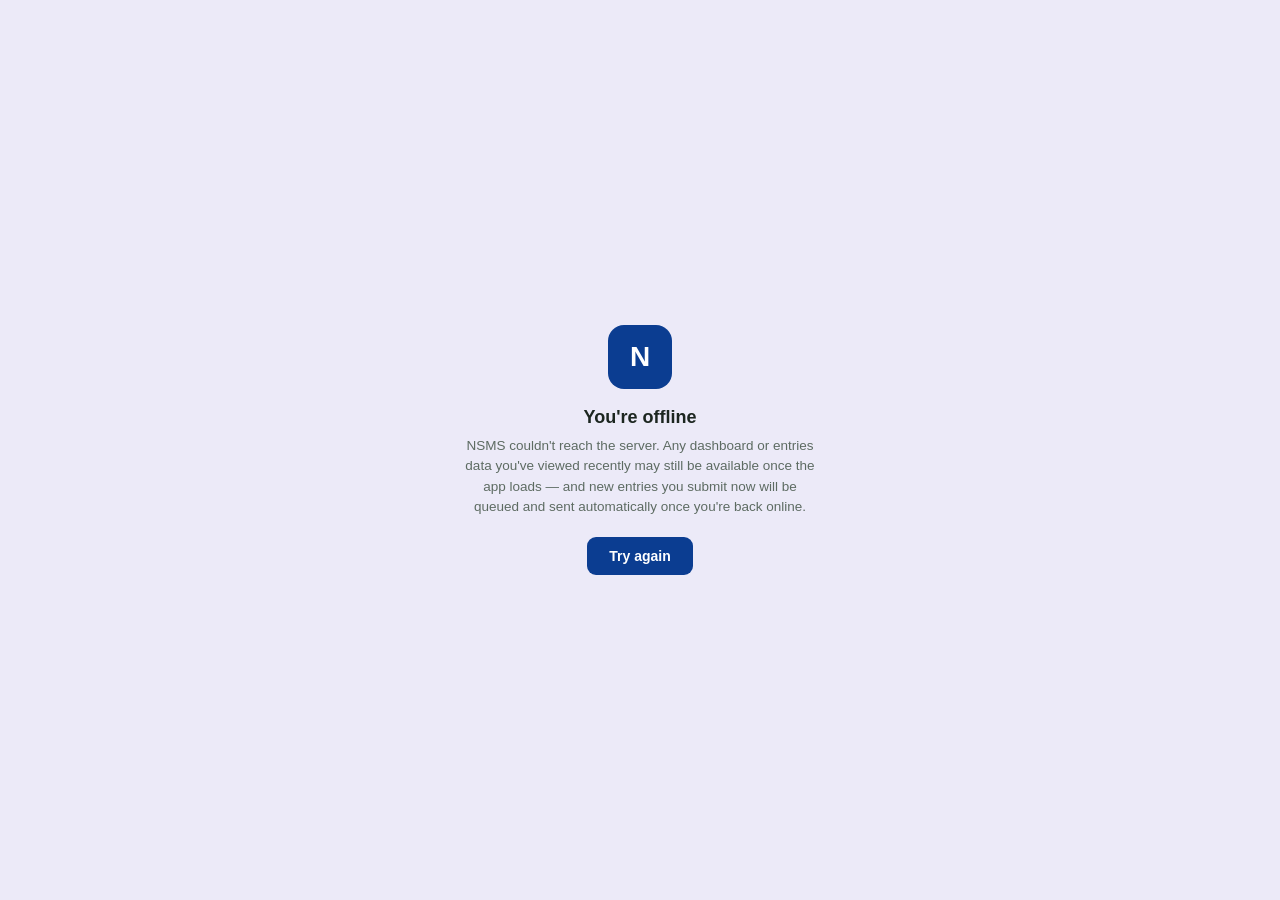
<file: offline.html>
<!DOCTYPE html>
<html lang="en">
<head>
<meta charset="UTF-8">
<meta name="viewport" content="width=device-width, initial-scale=1.0">
<title>NSMS — Offline</title>
<style>
  body{margin:0;min-height:100vh;display:flex;align-items:center;justify-content:center;
       font-family:-apple-system,BlinkMacSystemFont,"Segoe UI",Roboto,sans-serif;
       background:#eceaf8;color:#1c2620;text-align:center;padding:24px;box-sizing:border-box;}
  .card{max-width:360px;}
  .ico{width:64px;height:64px;border-radius:16px;background:#0b3d91;margin:0 auto 18px;
       display:flex;align-items:center;justify-content:center;color:#fff;font-size:28px;font-weight:800;}
  h1{font-size:18px;margin:0 0 8px;}
  p{font-size:13.5px;color:#5d6b62;line-height:1.5;margin:0 0 20px;}
  button{background:#0b3d91;color:#fff;border:none;border-radius:9px;padding:11px 22px;
         font-size:14px;font-weight:700;cursor:pointer;}
  button:hover{background:#082a66;}
</style>
</head>
<body>
  <div class="card">
    <div class="ico">N</div>
    <h1>You're offline</h1>
    <p>NSMS couldn't reach the server. Any dashboard or entries data you've viewed recently may still be
       available once the app loads — and new entries you submit now will be queued and sent automatically
       once you're back online.</p>
    <button onclick="location.reload()">Try again</button>
  </div>
</body>
</html>
</file>
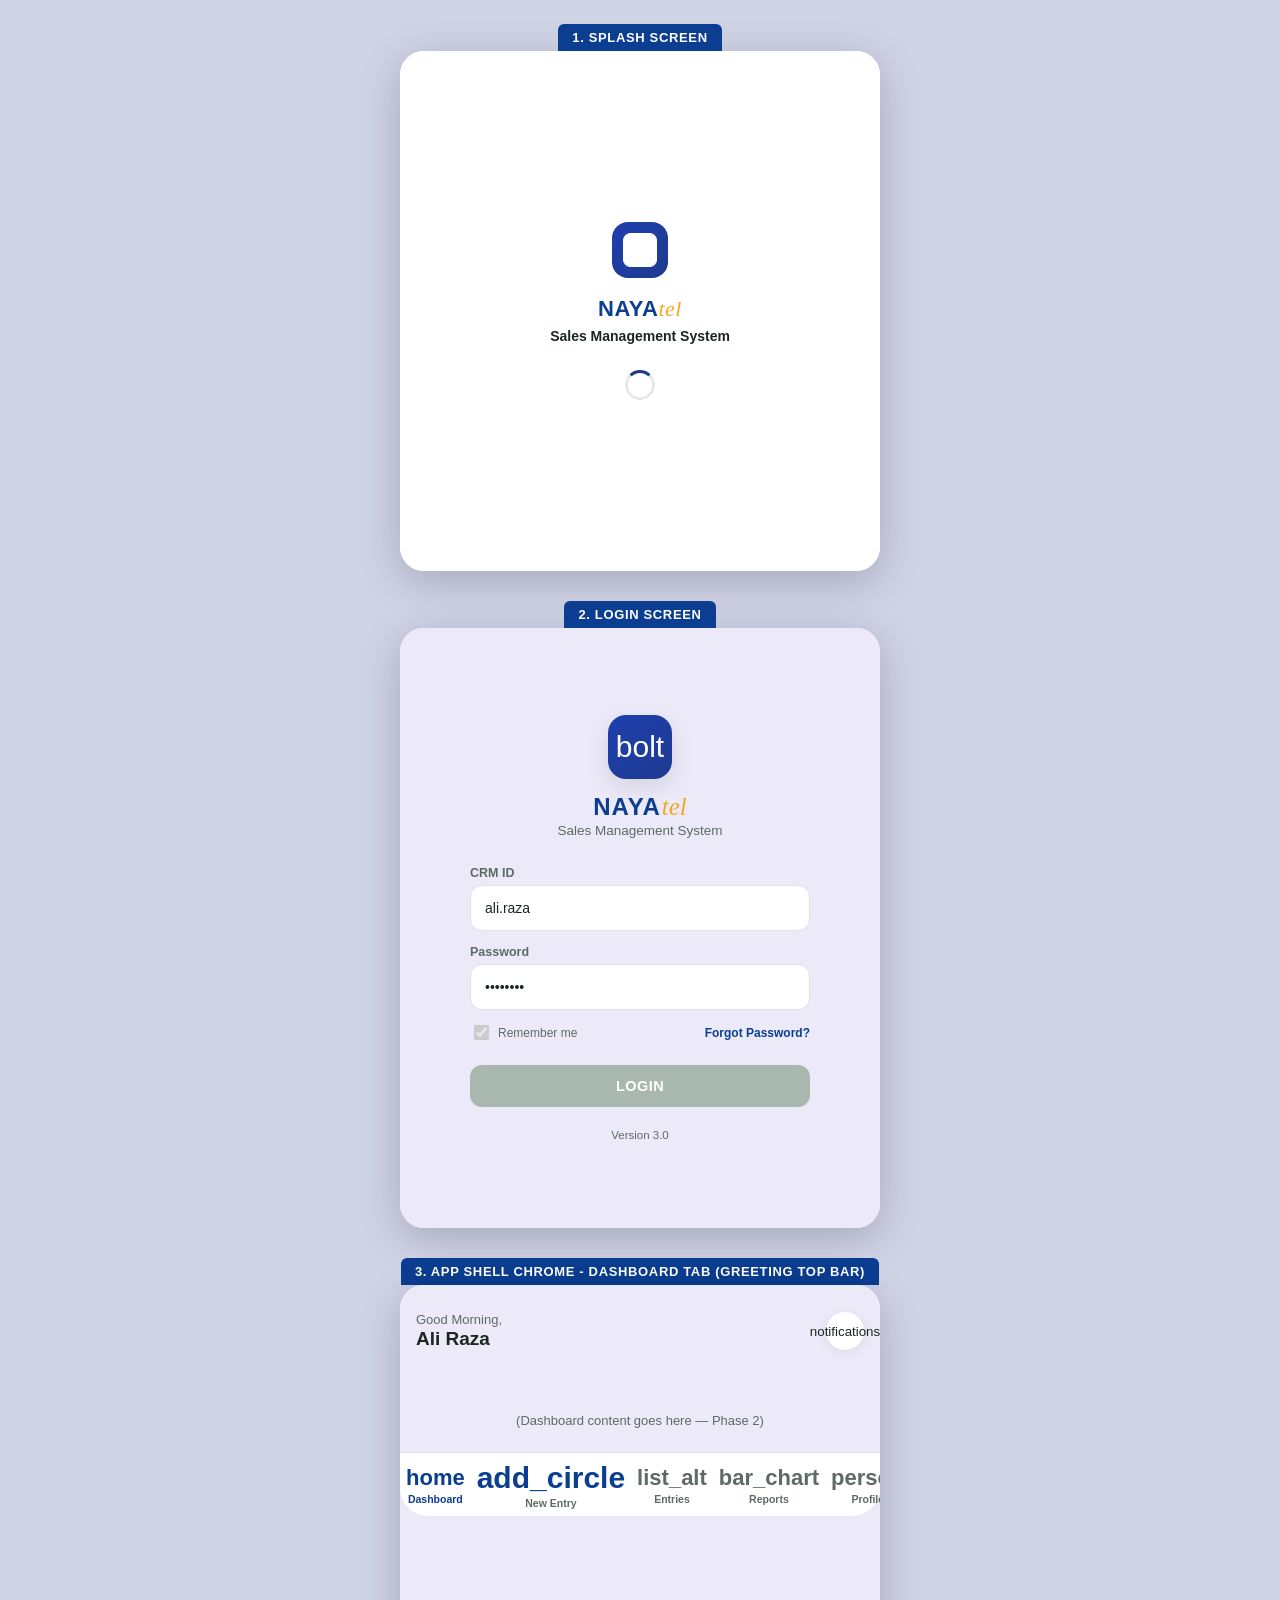
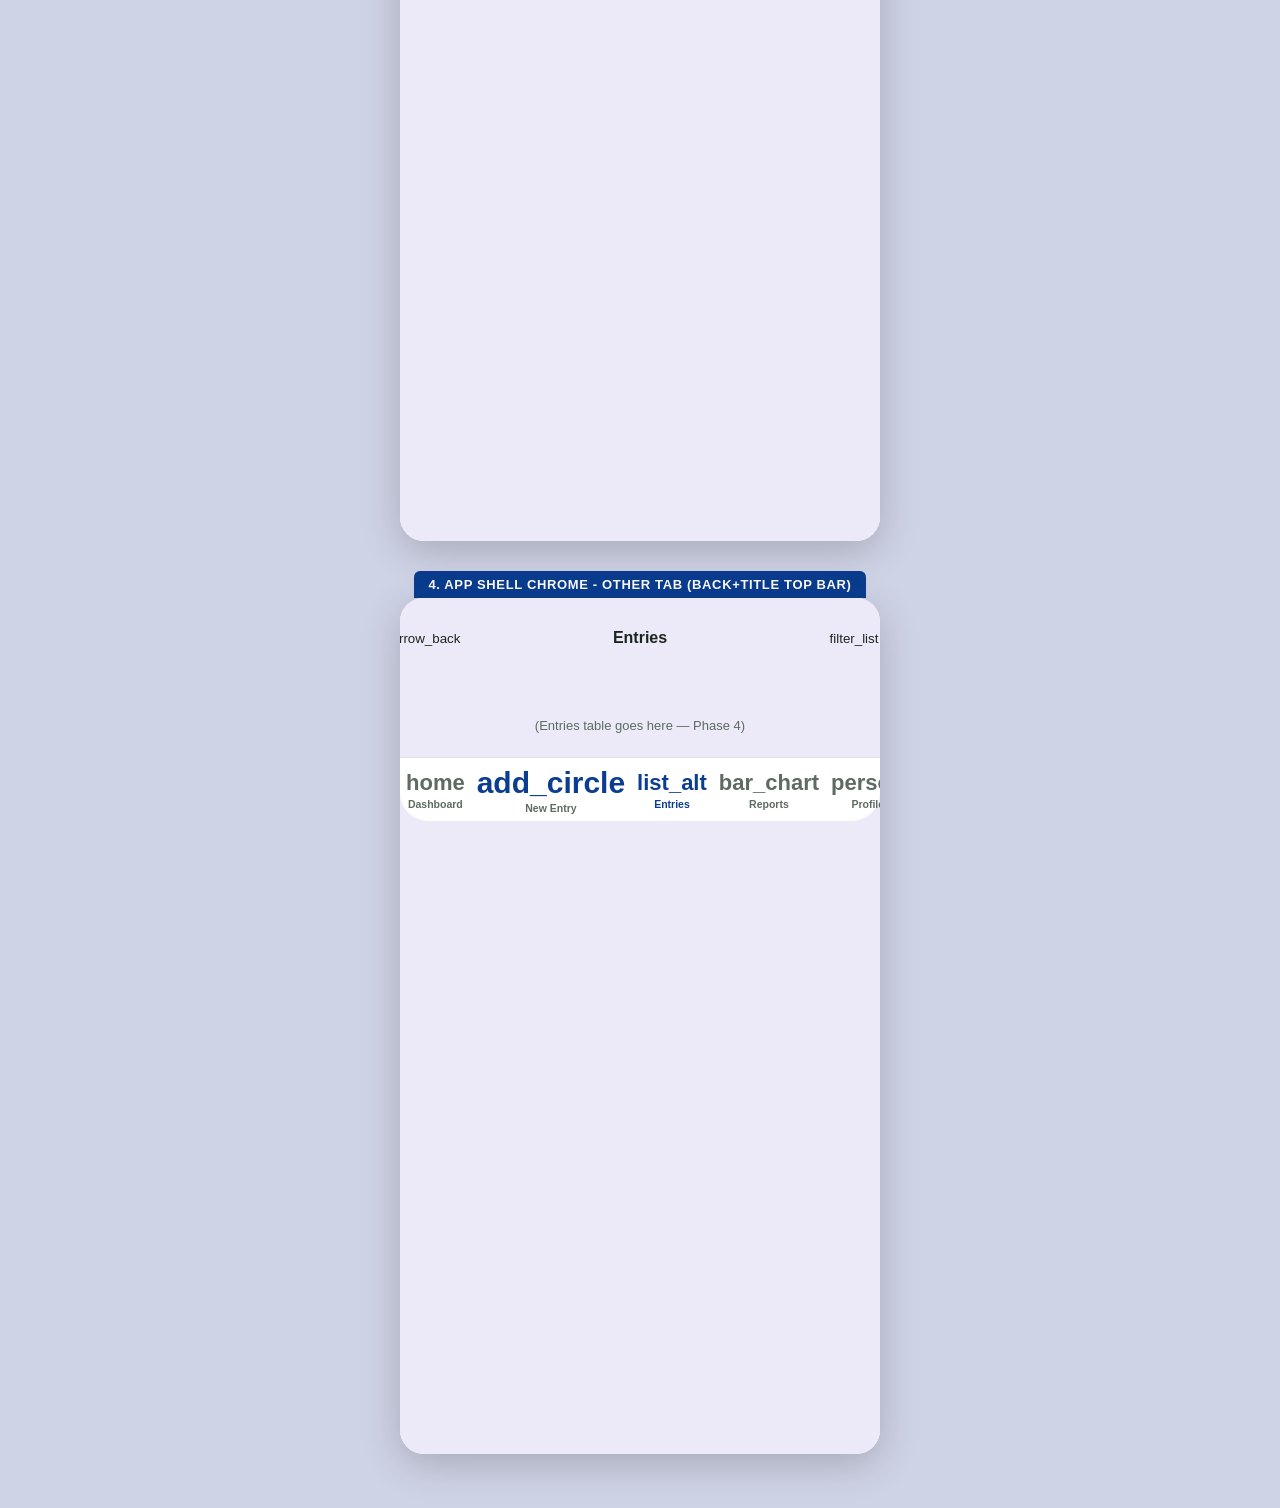
<file: phase1-check.html>
<!DOCTYPE html>
<html lang="en">
<head>
<meta charset="UTF-8">
<meta name="viewport" content="width=device-width, initial-scale=1.0">
<title>Phase 1 Check - Shell / Login / Splash</title>
<style>
/* ============================================================================
   styles/app.css
   Shared design tokens + base styles. Every page stylesheet (dashboard.css,
   login.css, etc.) is written against these CSS variables so dark mode and
   any future re-theming only need to change values here.
   Colors are carried over unchanged from the original Index.html so the
   product doesn't visually shift underneath existing users.
   ============================================================================ */

:root {
  --nb: #0b3d91;      /* Nayatel primary blue */
  --nbk: #082a66;      /* primary blue, hover/active */
  --ng: #0a8a3f;      /* success green */
  --ngk: #066b30;
  --bg: #eceaf8;
  --cb: #ffffff;      /* card background */
  --br: #dde3df;      /* hairline border */
  --tm: #1c2620;      /* main text */
  --ts: #5d6b62;      /* secondary text */
  --dn: #c0392b;      /* danger/duplicate */
  --db: #fdeceb;      /* danger background */
  --rr: 10px;

  --header-grad-top: #1e40af;
  --header-grad-bottom: #1e3a8f;
  --accent-orange: #f5a623;

  /* ---- Mobile redesign tokens (mockup-matched) ---- */
  --page-outer-bg: #e7e9f5;
  --app-max-w: 480px;
  --bottom-nav-h: 64px;
  --topbar-h: 56px;

  --tile-blue-bg: #eaf1ff; --tile-blue-text: #1d4ed8;
  --tile-green-bg: #e8f8ee; --tile-green-text: #16a34a;
  --tile-orange-bg: #fff3e6; --tile-orange-text: #ea8c1f;
  --tile-purple-bg: #f3eefe; --tile-purple-text: #7c3aed;

  --shadow-sm: 0 2px 12px rgba(0, 0, 0, .07);
  --shadow-md: 0 8px 22px rgba(0, 0, 0, .1);
  --radius-card: 14px;
  --radius-pill: 20px;

  --skeleton-base: #eef1f5;
  --skeleton-shine: #f8f9fb;

  color-scheme: light;
}

@media (prefers-color-scheme: dark) {
  :root {
    --bg: #10151c;
    --cb: #1a2028;
    --br: #2a323d;
    --tm: #e8ecf1;
    --ts: #99a3af;
    --db: #3a1f1d;
    --skeleton-base: #232b35;
    --skeleton-shine: #2c3542;
    color-scheme: dark;
  }
}

* { box-sizing: border-box; }

html, body {
  margin: 0;
  padding: 0;
  font-family: -apple-system, BlinkMacSystemFont, "Segoe UI", Roboto, sans-serif;
  background: var(--bg);
  color: var(--tm);
  -webkit-tap-highlight-color: transparent;
}

body { padding-bottom: env(safe-area-inset-bottom); }

a { color: var(--nb); }

.wrap {
  max-width: 880px;
  margin: 0 auto;
  padding: 0 20px 32px;
}

/* ---------------------------------------------------------------------------
   Mobile app shell — edge-to-edge on an actual phone (where --app-max-w is
   already ~= the viewport width so this has no visible effect), rendered as
   a centered phone-card frame on wider desktop browsers for a faithful
   preview of the mobile experience.
--------------------------------------------------------------------------- */
body { background: var(--page-outer-bg); }
@media (prefers-color-scheme: dark) { body { background: #05070a; } }

.app-shell {
  max-width: var(--app-max-w);
  margin: 0 auto;
  background: var(--bg);
  min-height: 100vh;
  position: relative;
  padding-bottom: var(--bottom-nav-h);
}
@media (min-width: 560px) {
  .app-shell {
    box-shadow: 0 0 50px rgba(0, 0, 0, .18);
    border-radius: 28px;
    overflow: hidden;
    margin-top: 22px; margin-bottom: 22px;
    min-height: calc(100vh - 44px);
  }
}

.app-content { padding: 0 16px 24px; }

/* ---------------------------------------------------------------------------
   Stat tiles — the colored 2x2 summary grid on the dashboard variants.
--------------------------------------------------------------------------- */
.stat-tile-grid { display: grid; grid-template-columns: 1fr 1fr; gap: 10px; }
.stat-tile { border-radius: 14px; padding: 14px; }
.stat-tile-value { font-size: 22px; font-weight: 800; line-height: 1.1; }
.stat-tile-label { font-size: 12px; font-weight: 600; margin-top: 3px; opacity: .85; }
.stat-tile.blue { background: var(--tile-blue-bg); color: var(--tile-blue-text); }
.stat-tile.green { background: var(--tile-green-bg); color: var(--tile-green-text); }
.stat-tile.orange { background: var(--tile-orange-bg); color: var(--tile-orange-text); }
.stat-tile.purple { background: var(--tile-purple-bg); color: var(--tile-purple-text); }

/* Respect reduced-motion preference everywhere — required by the frontend
   skill's quality floor and by several users on low-end field devices. */
@media (prefers-reduced-motion: reduce) {
  *, *::before, *::after {
    animation-duration: 0.001ms !important;
    animation-iteration-count: 1 !important;
    transition-duration: 0.001ms !important;
    scroll-behavior: auto !important;
  }
}

/* Visible keyboard focus (quality floor) — the original relied on browser
   defaults inconsistently; this makes it explicit everywhere. */
:focus-visible {
  outline: 2px solid var(--nb);
  outline-offset: 2px;
}

/* ---------------------------------------------------------------------------
   Toast (components/toast.js)
--------------------------------------------------------------------------- */
.toast-stack {
  position: fixed;
  bottom: 20px;
  left: 50%;
  transform: translateX(-50%);
  z-index: 9999;
  display: flex;
  flex-direction: column;
  gap: 8px;
  align-items: center;
  pointer-events: none;
}
.toast {
  background: var(--tm);
  color: var(--cb);
  padding: 9px 16px;
  border-radius: var(--radius-pill);
  font-size: 12.5px;
  opacity: 0;
  transform: translateY(8px);
  transition: opacity .2s ease, transform .2s ease;
  pointer-events: auto;
  max-width: 90vw;
  text-align: center;
}
.toast.show { opacity: 1; transform: translateY(0); }
.toast.toast-error { background: var(--dn); }
.toast.toast-success { background: var(--ngk); }
.toast-action {
  margin-left: 10px;
  background: rgba(255,255,255,.18);
  border: none;
  color: inherit;
  border-radius: 6px;
  padding: 3px 9px;
  font-size: 11.5px;
  font-weight: 700;
  cursor: pointer;
}

/* ---------------------------------------------------------------------------
   Skeleton loading (components/loader.js)
--------------------------------------------------------------------------- */
.skel {
  background: linear-gradient(100deg, var(--skeleton-base) 30%, var(--skeleton-shine) 50%, var(--skeleton-base) 70%);
  background-size: 200% 100%;
  animation: skel-shine 1.3s ease-in-out infinite;
  border-radius: 8px;
}
@keyframes skel-shine {
  0% { background-position: 150% 0; }
  100% { background-position: -50% 0; }
}
.skel-line { height: 12px; margin-bottom: 8px; }
.skel-card { border-radius: var(--radius-card); }

/* ---------------------------------------------------------------------------
   Stale-data banner — shown when a page renders from api.js's offline cache
   (the `_stale` flag) instead of a live network response.
--------------------------------------------------------------------------- */
.stale-banner {
  display: flex;
  align-items: center;
  gap: 8px;
  background: #fff3cd;
  border: 1px solid #ffcc02;
  border-radius: 9px;
  padding: 9px 14px;
  font-size: 12.5px;
  color: #7a5c00;
  margin-bottom: 12px;
}
.stale-banner .material-icons { font-size: 17px; color: #e67e22; }

/* ---------------------------------------------------------------------------
   Sync status pill (offline mutation queue indicator)
--------------------------------------------------------------------------- */
.sync-pill {
  display: inline-flex;
  align-items: center;
  gap: 5px;
  font-size: 11px;
  font-weight: 700;
  padding: 4px 10px;
  border-radius: var(--radius-pill);
  cursor: default;
}
.sync-pill .material-icons { font-size: 14px; }
.sync-pill.pending { background: #fff3cd; color: #856404; }
.sync-pill.syncing { background: #e4eefb; color: #1d5fa8; }
.sync-pill.synced  { background: #eaf6ee; color: var(--ngk); }
.sync-pill.failed  { background: var(--db); color: var(--dn); cursor: pointer; }
.sync-pill.syncing .material-icons { animation: sync-spin 1s linear infinite; }
@keyframes sync-spin { to { transform: rotate(360deg); } }

.floating-sync-pill {
  position: fixed; right: 16px; z-index: 1500;
  bottom: calc(16px + env(safe-area-inset-bottom));
}

/* ---------------------------------------------------------------------------
   Shared small-form primitives — used by the change-password form on both
   the login page (first-login flow) and the profile page (voluntary change).
--------------------------------------------------------------------------- */
.cp-label { font-size: 12.5px; font-weight: 700; color: var(--ts); display: block; margin-bottom: 4px; }
.cp-input {
  width: 100%; height: 40px; border: 1px solid var(--br); border-radius: 8px; padding: 0 12px;
  font-size: 13px; box-sizing: border-box; margin-bottom: 12px; outline: none; background: var(--bg); color: var(--tm);
}
.cp-input:focus { border-color: var(--nb); }
.cp-msg { font-size: 12px; margin-bottom: 10px; padding: 8px 12px; border-radius: 6px; }
.cp-msg-err { color: var(--dn); background: var(--db); }
.cp-msg-ok { color: var(--ngk); background: #d4edda; }

/* ---------------------------------------------------------------------------
   Generic card primitives — used by profile.js, targets.js, and anywhere
   else a simple bordered content card is needed outside a specific page's
   own styled components.
--------------------------------------------------------------------------- */
.dash-card { background: var(--cb); border: 1px solid var(--br); border-radius: 12px; padding: 16px 16px 18px; margin-top: 14px; }
.dash-card h3 { font-size: 14px; font-weight: 700; margin: 0 0 14px; color: var(--tm); }
.prof-row { display: flex; justify-content: space-between; align-items: center; padding: 11px 0; border-bottom: 1px solid var(--br); font-size: 13.5px; color: var(--tm); }
.prof-row:last-of-type { border-bottom: none; }
.prof-lbl { color: var(--ts); font-weight: 600; font-size: 12.5px; }
/* ============================================================================
   styles/shell.css - Mobile app shell chrome (bottom nav + contextual top bar)
   Redesigned to match the mockup: bottom tab bar instead of desktop top nav.
   ============================================================================ */

.tb-greeting {
  display: flex; align-items: center; justify-content: space-between;
  padding: 18px 16px 14px; height: var(--topbar-h); box-sizing: content-box;
}
.tb-greeting-hi { font-size: 13px; color: var(--ts); font-weight: 500; }
.tb-greeting-name { font-size: 19px; font-weight: 800; color: var(--tm); margin-top: 1px; }
.tb-bell {
  width: 38px; height: 38px; border-radius: 50%; border: none; background: var(--cb);
  box-shadow: var(--shadow-sm); display: flex; align-items: center; justify-content: center;
  cursor: pointer; color: var(--tm); flex-shrink: 0;
}

.tb-title-row {
  display: flex; align-items: center; gap: 8px; padding: 12px 8px;
  height: var(--topbar-h); box-sizing: content-box; background: var(--bg);
}
.tb-back, .tb-action {
  width: 36px; height: 36px; border-radius: 10px; border: none; background: none;
  display: flex; align-items: center; justify-content: center; cursor: pointer; color: var(--tm); flex-shrink: 0;
}
.tb-back:hover, .tb-action:hover { background: var(--skeleton-base); }
.tb-title { flex: 1; text-align: center; font-size: 16px; font-weight: 700; color: var(--tm); }
.tb-spacer { width: 36px; flex-shrink: 0; }

.bn-wrap {
  position: fixed; left: 50%; transform: translateX(-50%);
  width: 100%; max-width: var(--app-max-w);
  bottom: 0; height: var(--bottom-nav-h);
  background: var(--cb); border-top: 1px solid var(--br);
  display: flex; align-items: stretch; justify-content: space-around;
  z-index: 500; padding-bottom: env(safe-area-inset-bottom);
  box-shadow: 0 -2px 12px rgba(0,0,0,.06);
}
.bn-item {
  flex: 1; display: flex; flex-direction: column; align-items: center; justify-content: center;
  gap: 2px; background: none; border: none; cursor: pointer; color: var(--ts);
  font-size: 10.5px; font-weight: 600;
}
.bn-item .material-icons { font-size: 22px; }
.bn-item.active { color: var(--nb); }
.bn-item[data-tab="wizard"] .material-icons { font-size: 30px; color: var(--nb); }

@media (min-width: 560px) {
  .bn-wrap { border-radius: 0 0 28px 28px; }
}
/* ============================================================================
   styles/login.css - Login screen, redesigned mobile single-column layout
   matching the reference mockup (logo, CRM ID, password, LOGIN button).
   ============================================================================ */

.signin-page {
  min-height: 100vh; display: flex; align-items: center; justify-content: center;
  padding: 32px 28px; background: var(--bg);
}
.si-wrap { width: 100%; max-width: 340px; text-align: center; }

.si-logo-badge {
  width: 64px; height: 64px; border-radius: 18px; margin: 0 auto 14px;
  background: linear-gradient(135deg, var(--header-grad-top), var(--header-grad-bottom));
  display: flex; align-items: center; justify-content: center; color: #fff;
  box-shadow: var(--shadow-md);
}
.si-logo-badge .material-icons { font-size: 30px; }

.si-logo-wrap { margin-bottom: 2px; }
.si-logo-naya { color: var(--nb); font-weight: 800; font-size: 24px; letter-spacing: 1px; font-family: 'Trebuchet MS', 'Segoe UI', Tahoma, sans-serif; }
.si-logo-tel { color: var(--accent-orange); font-style: italic; font-weight: 400; font-size: 25px; font-family: 'Brush Script MT', 'Segoe Script', cursive; margin-left: 1px; }
.si-subtitle { font-size: 13.5px; color: var(--ts); margin-bottom: 28px; }

.signin-label { display: block; font-size: 12.5px; font-weight: 600; color: var(--ts); margin: 14px 0 5px; text-align: left; }
.si-input {
  width: 100%; height: 46px; border-radius: 12px; border: 1px solid var(--br);
  background: var(--cb); color: var(--tm); box-sizing: border-box; padding: 0 14px; font-size: 14px;
}
.si-input:focus { outline: 2px solid var(--nb); outline-offset: 1px; border-color: var(--nb); }

.pwd-wrap { display: flex; position: relative; }
.pwd-wrap .si-input { padding-right: 44px; }
.pwd-toggle {
  position: absolute; right: 0; top: 0; width: 44px; height: 46px;
  border: none; background: transparent; cursor: pointer; font-size: 16px; color: var(--ts);
  display: flex; align-items: center; justify-content: center;
}

.si-row-between { display: flex; align-items: center; justify-content: space-between; margin-top: 12px; font-size: 12px; }
.si-remember { display: flex; align-items: center; gap: 6px; color: var(--ts); cursor: pointer; user-select: none; }
.si-remember input { accent-color: var(--nb); width: 15px; height: 15px; cursor: pointer; }
.si-forgot { color: var(--nb); cursor: pointer; font-weight: 600; }
.si-forgot:hover, .si-forgot:focus-visible { text-decoration: underline; }

.signin-err {
  display: none; font-size: 12.5px; color: var(--dn); margin-top: 10px;
  padding: 9px 12px; background: var(--db); border-radius: 8px; border: 1px solid #f0c4bf; text-align: left;
}
.signin-btn {
  width: 100%; padding: 13px; background: var(--nb); color: #fff; border: none;
  border-radius: 12px; font-size: 14.5px; font-weight: 700; letter-spacing: .03em; cursor: pointer; margin-top: 22px;
}
.signin-btn:hover { background: var(--nbk); }
.signin-btn:disabled { background: #a9b8af; cursor: not-allowed; }
.signin-footer-note { font-size: 11.5px; color: var(--ts); text-align: center; margin-top: 22px; }

.bio-btn {
  width: 100%; display: flex; align-items: center; justify-content: center; gap: 8px;
  margin-top: 10px; padding: 12px; background: transparent; color: var(--nb);
  border: 1.5px solid var(--nb); border-radius: 12px; font-size: 13.5px; font-weight: 700; cursor: pointer;
}
.bio-btn:hover { background: #eaf0fb; }
.bio-btn:disabled { opacity: .5; cursor: default; }

/* ---- Change-password / biometric-offer modals ---- */
.cp-overlay {
  position: fixed; inset: 0; background: rgba(10, 28, 66, .55); z-index: 99999;
  align-items: center; justify-content: center; padding: 16px; display: flex;
}
.cp-modal { background: var(--cb); border-radius: 16px; width: 100%; max-width: 340px; box-shadow: 0 12px 40px rgba(0, 0, 0, .22); overflow: hidden; }
.cp-modal-hd { background: var(--nb); padding: 18px 22px; }
.cp-modal-title { font-size: 16px; font-weight: 800; color: #fff; }
.cp-modal-sub { font-size: 12px; color: rgba(255, 255, 255, .75); margin-top: 3px; }
.cp-modal-body { padding: 22px; }


body { background: #cfd3e6; padding: 24px 0; }
.section-label { display:inline-block; font-size: 13px; font-weight: 800; text-transform: uppercase; letter-spacing: .05em; color: #fff; background: #0b3d91; border-radius: 6px 6px 0 0; padding: 6px 14px; }
.section-center { text-align: center; }
.frame { max-width: 480px; margin: 0 auto 30px; border-radius: 24px; overflow: hidden; box-shadow: 0 10px 40px rgba(0,0,0,.2); background: #fff; }
.frame-tall { min-height: 640px; position: relative; display:flex; flex-direction:column; }

</style>
</head>
<body>

<div class="section-center"><span class="section-label">1. Splash screen</span></div>
<div class="frame">
<div style="min-height:520px;background:#fff;display:flex;align-items:center;justify-content:center;flex-direction:column;">
  <div style="width:56px;height:56px;border-radius:16px;margin-bottom:18px;background:linear-gradient(135deg,#1e40af,#1e3a8f);display:flex;align-items:center;justify-content:center;">
    <img src="[data-uri]" style="width:34px;height:34px;filter:brightness(0) invert(1);">
  </div>
  <div style="font-size:22px;font-weight:800;color:#0b3d91;letter-spacing:.5px;font-family:'Trebuchet MS','Segoe UI',Tahoma,sans-serif;">NAYA<span style="color:#f5a623;font-style:italic;font-weight:400;font-family:'Brush Script MT','Segoe Script',cursive;">tel</span></div>
  <div style="color:#1c2620;font-size:14px;font-weight:600;margin-top:6px;">Sales Management System</div>
  <div style="width:30px;height:30px;margin-top:26px;border-radius:50%;border:3px solid #e2e8f0;border-top-color:#1e3a8f;"></div>
</div>
</div>

<div class="section-center"><span class="section-label">2. Login screen</span></div>
<div class="frame">
<div class="signin-page" style="min-height:600px;">
  <div class="si-wrap">
    <div class="si-logo-badge"><span class="material-icons">bolt</span></div>
    <div class="si-logo-wrap"><span class="si-logo-naya">NAYA</span><span class="si-logo-tel">tel</span></div>
    <div class="si-subtitle">Sales Management System</div>
    <label class="signin-label">CRM ID</label>
    <input type="text" class="si-input" value="ali.raza" readonly>
    <label class="signin-label">Password</label>
    <div class="pwd-wrap"><input type="password" class="si-input" value="demo1234" readonly></div>
    <div class="si-row-between">
      <label class="si-remember"><input type="checkbox" checked disabled> Remember me</label>
      <span class="si-forgot">Forgot Password?</span>
    </div>
    <button type="button" class="signin-btn" disabled>LOGIN</button>
    <div class="signin-footer-note">Version 3.0</div>
  </div>
</div>
</div>

<div class="section-center"><span class="section-label">3. App shell chrome - Dashboard tab (greeting top bar)</span></div>
<div class="frame frame-tall">
<div class="app-shell" style="box-shadow:none;margin:0;border-radius:0;">
  <div class="tb-greeting">
    <div><div class="tb-greeting-hi">Good Morning,</div><div class="tb-greeting-name">Ali Raza</div></div>
    <button class="tb-bell"><span class="material-icons">notifications</span></button>
  </div>
  <div class="app-content" style="padding-top:40px;text-align:center;color:#5d6b62;font-size:13px;">
    (Dashboard content goes here &mdash; Phase 2)
  </div>
  <nav class="bn-wrap" style="position:static;transform:none;box-shadow:none;border-top:1px solid var(--br);">
    <button class="bn-item active"><span class="material-icons">home</span><span class="bn-label">Dashboard</span></button>
    <button class="bn-item"><span class="material-icons" style="font-size:30px;color:var(--nb);">add_circle</span><span class="bn-label">New Entry</span></button>
    <button class="bn-item"><span class="material-icons">list_alt</span><span class="bn-label">Entries</span></button>
    <button class="bn-item"><span class="material-icons">bar_chart</span><span class="bn-label">Reports</span></button>
    <button class="bn-item"><span class="material-icons">person</span><span class="bn-label">Profile</span></button>
  </nav>
</div>
</div>

<div class="section-center"><span class="section-label">4. App shell chrome - other tab (back+title top bar)</span></div>
<div class="frame frame-tall">
<div class="app-shell" style="box-shadow:none;margin:0;border-radius:0;">
  <div class="tb-title-row">
    <button class="tb-back"><span class="material-icons">arrow_back</span></button>
    <div class="tb-title">Entries</div>
    <button class="tb-action"><span class="material-icons">filter_list</span></button>
  </div>
  <div class="app-content" style="padding-top:40px;text-align:center;color:#5d6b62;font-size:13px;">
    (Entries table goes here &mdash; Phase 4)
  </div>
  <nav class="bn-wrap" style="position:static;transform:none;box-shadow:none;border-top:1px solid var(--br);">
    <button class="bn-item"><span class="material-icons">home</span><span class="bn-label">Dashboard</span></button>
    <button class="bn-item"><span class="material-icons" style="font-size:30px;color:var(--nb);">add_circle</span><span class="bn-label">New Entry</span></button>
    <button class="bn-item active"><span class="material-icons">list_alt</span><span class="bn-label">Entries</span></button>
    <button class="bn-item"><span class="material-icons">bar_chart</span><span class="bn-label">Reports</span></button>
    <button class="bn-item"><span class="material-icons">person</span><span class="bn-label">Profile</span></button>
  </nav>
</div>
</div>

</body>
</html>
</file>
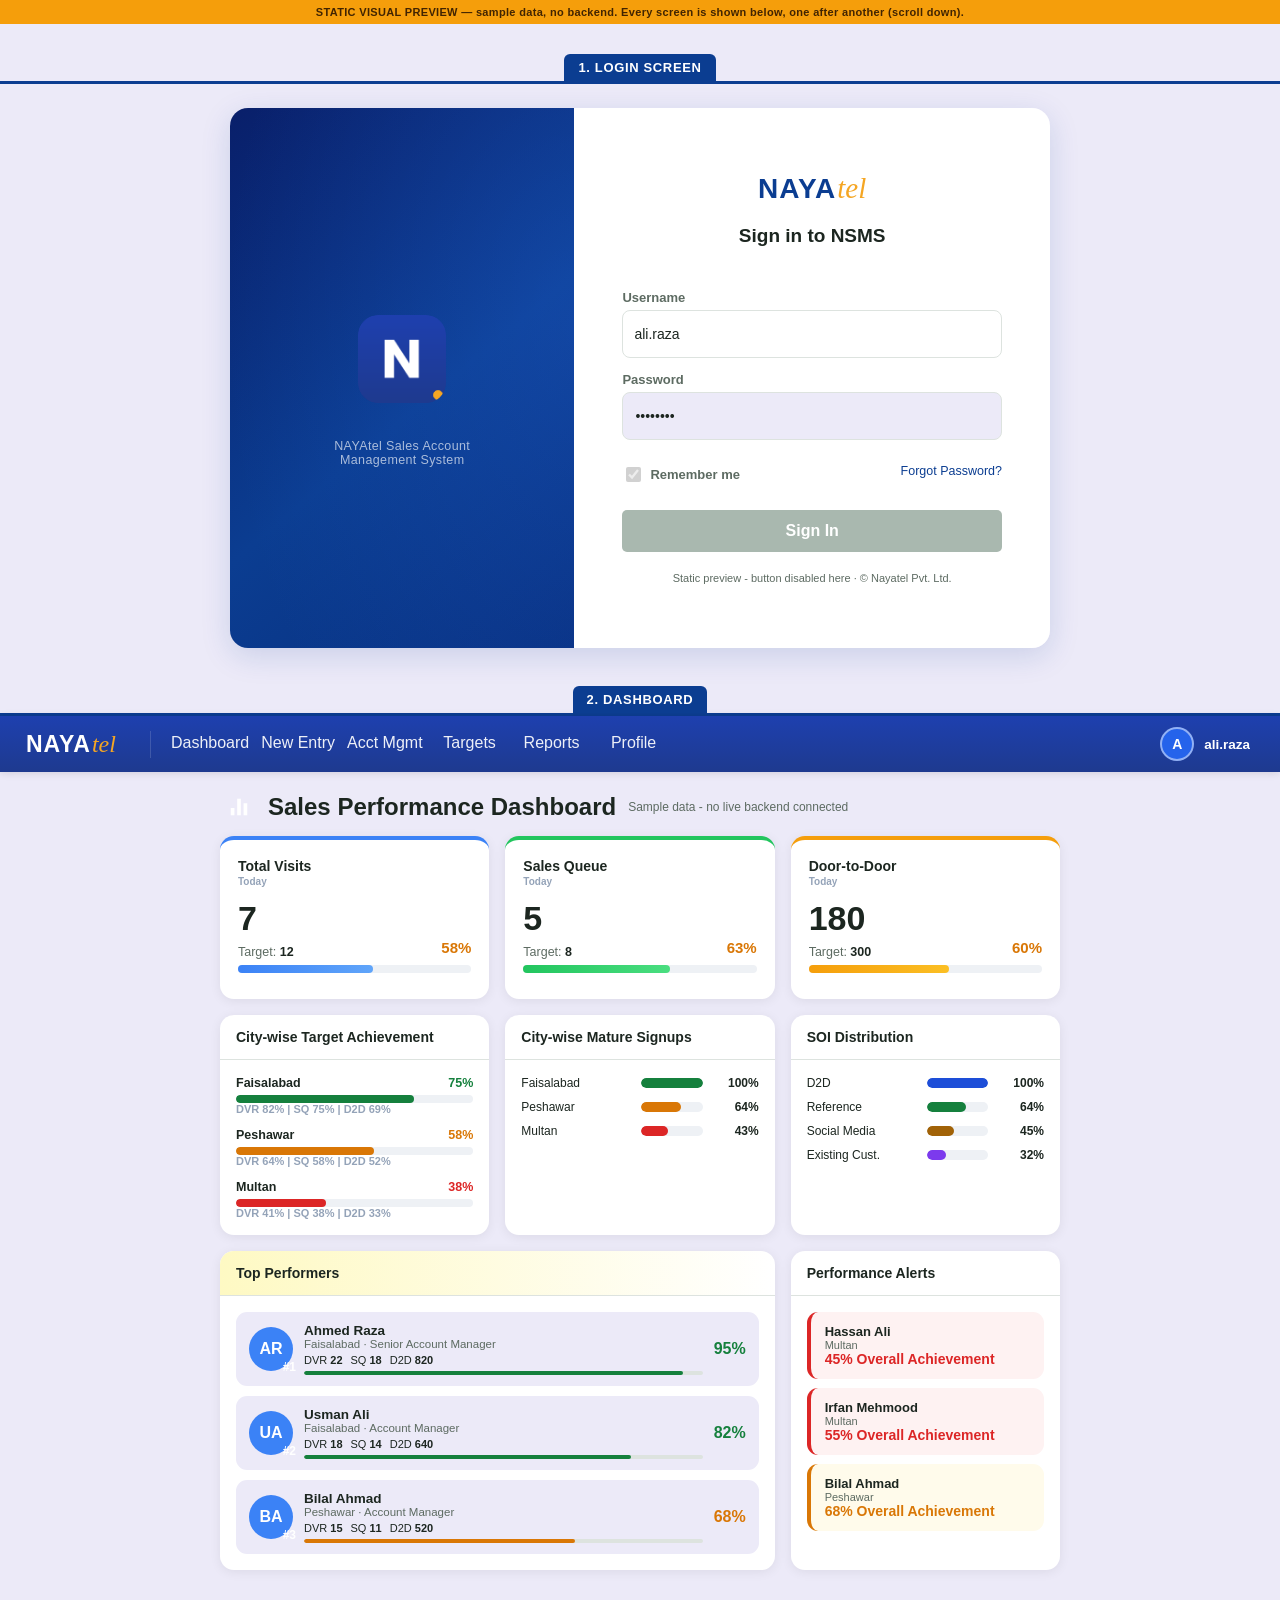
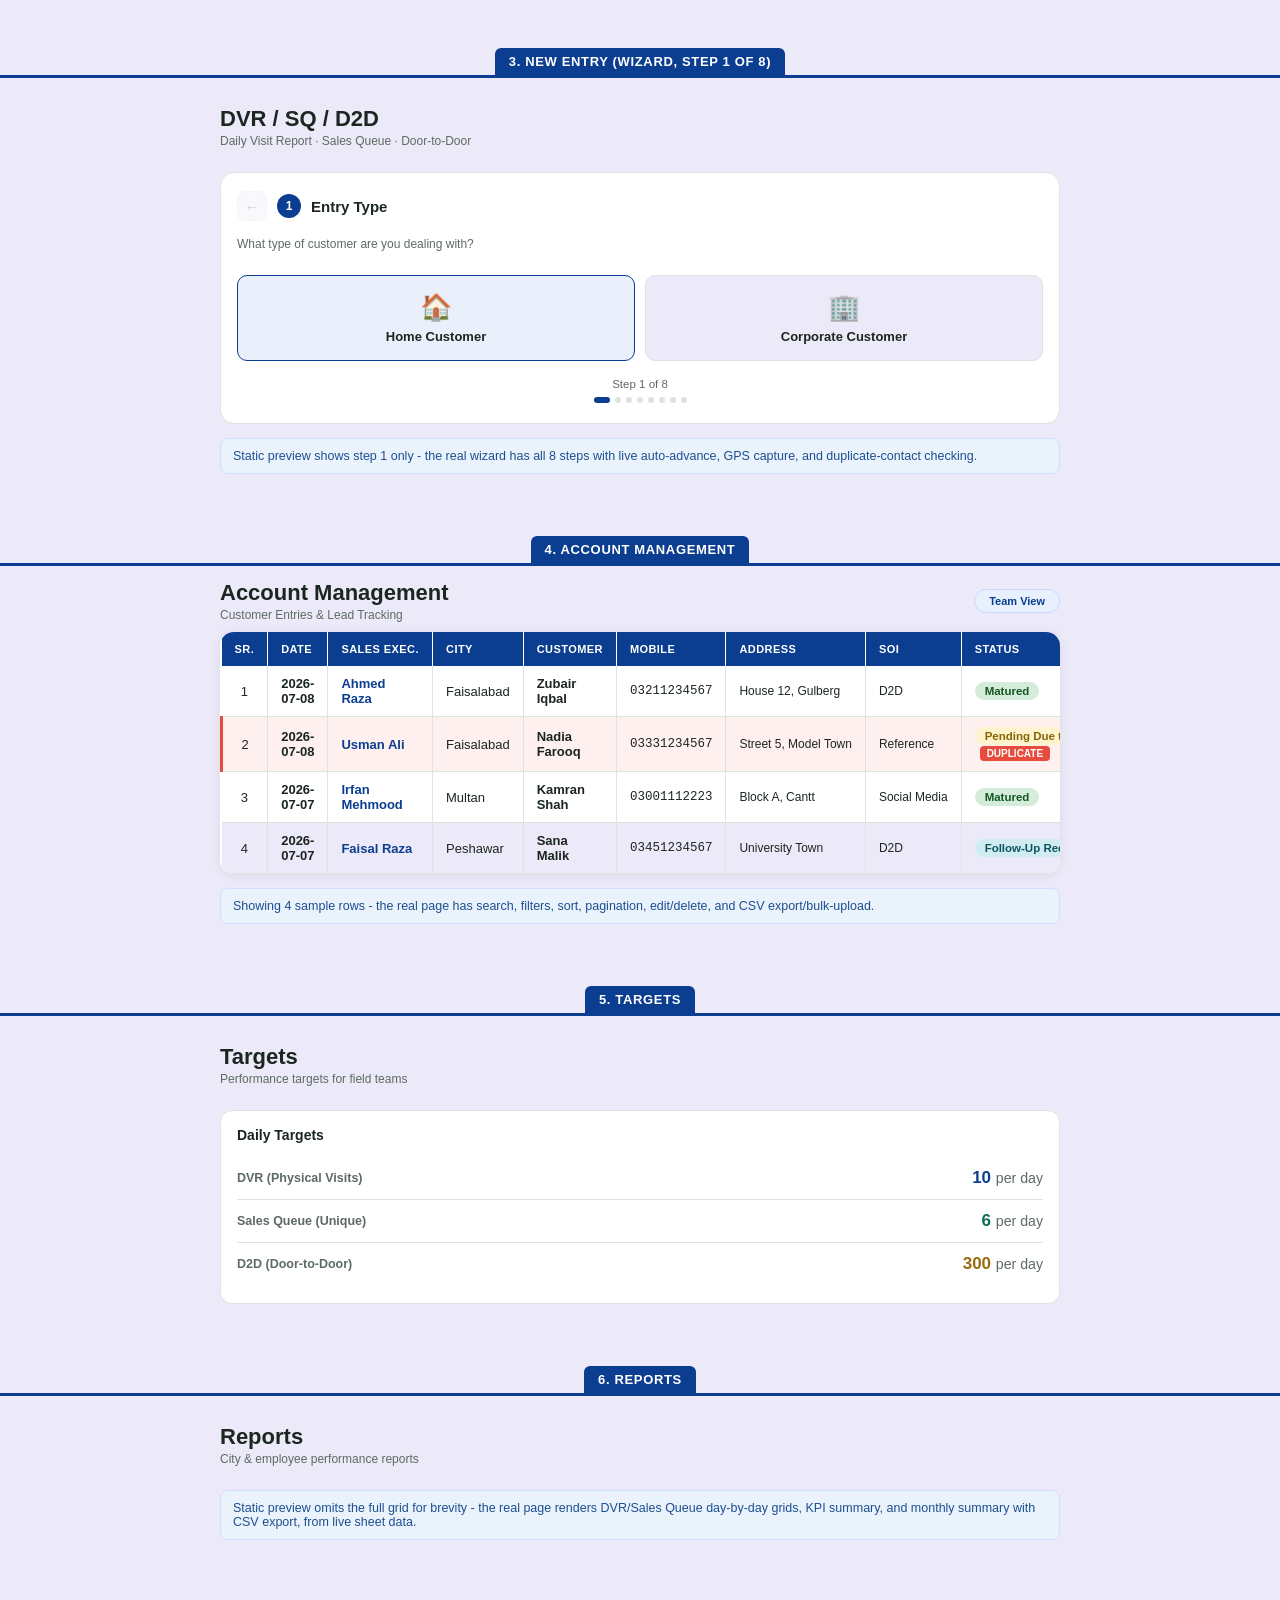
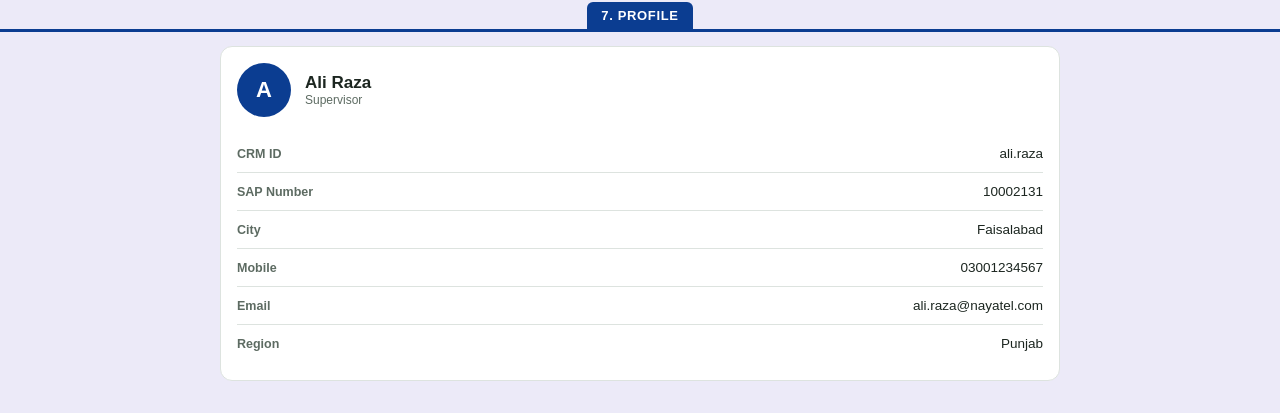
<file: preview-static.html>
<!DOCTYPE html>
<html lang="en">
<head>
<meta charset="UTF-8">
<meta name="viewport" content="width=device-width, initial-scale=1.0">
<title>NSMS Visual Preview</title>
<style>
/* ============================================================================
   styles/app.css
   Shared design tokens + base styles. Every page stylesheet (dashboard.css,
   login.css, etc.) is written against these CSS variables so dark mode and
   any future re-theming only need to change values here.
   Colors are carried over unchanged from the original Index.html so the
   product doesn't visually shift underneath existing users.
   ============================================================================ */

:root {
  --nb: #0b3d91;      /* Nayatel primary blue */
  --nbk: #082a66;      /* primary blue, hover/active */
  --ng: #0a8a3f;      /* success green */
  --ngk: #066b30;
  --bg: #eceaf8;
  --cb: #ffffff;      /* card background */
  --br: #dde3df;      /* hairline border */
  --tm: #1c2620;      /* main text */
  --ts: #5d6b62;      /* secondary text */
  --dn: #c0392b;      /* danger/duplicate */
  --db: #fdeceb;      /* danger background */
  --rr: 10px;

  --header-grad-top: #1e40af;
  --header-grad-bottom: #1e3a8f;
  --accent-orange: #f5a623;

  --shadow-sm: 0 2px 12px rgba(0, 0, 0, .07);
  --shadow-md: 0 8px 22px rgba(0, 0, 0, .1);
  --radius-card: 14px;
  --radius-pill: 20px;

  --skeleton-base: #eef1f5;
  --skeleton-shine: #f8f9fb;

  color-scheme: light;
}

@media (prefers-color-scheme: dark) {
  :root {
    --bg: #10151c;
    --cb: #1a2028;
    --br: #2a323d;
    --tm: #e8ecf1;
    --ts: #99a3af;
    --db: #3a1f1d;
    --skeleton-base: #232b35;
    --skeleton-shine: #2c3542;
    color-scheme: dark;
  }
}

* { box-sizing: border-box; }

html, body {
  margin: 0;
  padding: 0;
  font-family: -apple-system, BlinkMacSystemFont, "Segoe UI", Roboto, sans-serif;
  background: var(--bg);
  color: var(--tm);
  -webkit-tap-highlight-color: transparent;
}

body { padding-bottom: env(safe-area-inset-bottom); }

a { color: var(--nb); }

.wrap {
  max-width: 880px;
  margin: 0 auto;
  padding: 0 20px 32px;
}

/* Respect reduced-motion preference everywhere — required by the frontend
   skill's quality floor and by several users on low-end field devices. */
@media (prefers-reduced-motion: reduce) {
  *, *::before, *::after {
    animation-duration: 0.001ms !important;
    animation-iteration-count: 1 !important;
    transition-duration: 0.001ms !important;
    scroll-behavior: auto !important;
  }
}

/* Visible keyboard focus (quality floor) — the original relied on browser
   defaults inconsistently; this makes it explicit everywhere. */
:focus-visible {
  outline: 2px solid var(--nb);
  outline-offset: 2px;
}

/* ---------------------------------------------------------------------------
   Toast (components/toast.js)
--------------------------------------------------------------------------- */
.toast-stack {
  position: fixed;
  bottom: 20px;
  left: 50%;
  transform: translateX(-50%);
  z-index: 9999;
  display: flex;
  flex-direction: column;
  gap: 8px;
  align-items: center;
  pointer-events: none;
}
.toast {
  background: var(--tm);
  color: var(--cb);
  padding: 9px 16px;
  border-radius: var(--radius-pill);
  font-size: 12.5px;
  opacity: 0;
  transform: translateY(8px);
  transition: opacity .2s ease, transform .2s ease;
  pointer-events: auto;
  max-width: 90vw;
  text-align: center;
}
.toast.show { opacity: 1; transform: translateY(0); }
.toast.toast-error { background: var(--dn); }
.toast.toast-success { background: var(--ngk); }
.toast-action {
  margin-left: 10px;
  background: rgba(255,255,255,.18);
  border: none;
  color: inherit;
  border-radius: 6px;
  padding: 3px 9px;
  font-size: 11.5px;
  font-weight: 700;
  cursor: pointer;
}

/* ---------------------------------------------------------------------------
   Skeleton loading (components/loader.js)
--------------------------------------------------------------------------- */
.skel {
  background: linear-gradient(100deg, var(--skeleton-base) 30%, var(--skeleton-shine) 50%, var(--skeleton-base) 70%);
  background-size: 200% 100%;
  animation: skel-shine 1.3s ease-in-out infinite;
  border-radius: 8px;
}
@keyframes skel-shine {
  0% { background-position: 150% 0; }
  100% { background-position: -50% 0; }
}
.skel-line { height: 12px; margin-bottom: 8px; }
.skel-card { border-radius: var(--radius-card); }

/* ---------------------------------------------------------------------------
   Stale-data banner — shown when a page renders from api.js's offline cache
   (the `_stale` flag) instead of a live network response.
--------------------------------------------------------------------------- */
.stale-banner {
  display: flex;
  align-items: center;
  gap: 8px;
  background: #fff3cd;
  border: 1px solid #ffcc02;
  border-radius: 9px;
  padding: 9px 14px;
  font-size: 12.5px;
  color: #7a5c00;
  margin-bottom: 12px;
}
.stale-banner .material-icons { font-size: 17px; color: #e67e22; }

/* ---------------------------------------------------------------------------
   Sync status pill (offline mutation queue indicator)
--------------------------------------------------------------------------- */
.sync-pill {
  display: inline-flex;
  align-items: center;
  gap: 5px;
  font-size: 11px;
  font-weight: 700;
  padding: 4px 10px;
  border-radius: var(--radius-pill);
  cursor: default;
}
.sync-pill .material-icons { font-size: 14px; }
.sync-pill.pending { background: #fff3cd; color: #856404; }
.sync-pill.syncing { background: #e4eefb; color: #1d5fa8; }
.sync-pill.synced  { background: #eaf6ee; color: var(--ngk); }
.sync-pill.failed  { background: var(--db); color: var(--dn); cursor: pointer; }
.sync-pill.syncing .material-icons { animation: sync-spin 1s linear infinite; }
@keyframes sync-spin { to { transform: rotate(360deg); } }

.floating-sync-pill {
  position: fixed; right: 16px; z-index: 1500;
  bottom: calc(16px + env(safe-area-inset-bottom));
}

/* ---------------------------------------------------------------------------
   Shared small-form primitives — used by the change-password form on both
   the login page (first-login flow) and the profile page (voluntary change).
--------------------------------------------------------------------------- */
.cp-label { font-size: 12.5px; font-weight: 700; color: var(--ts); display: block; margin-bottom: 4px; }
.cp-input {
  width: 100%; height: 40px; border: 1px solid var(--br); border-radius: 8px; padding: 0 12px;
  font-size: 13px; box-sizing: border-box; margin-bottom: 12px; outline: none; background: var(--bg); color: var(--tm);
}
.cp-input:focus { border-color: var(--nb); }
.cp-msg { font-size: 12px; margin-bottom: 10px; padding: 8px 12px; border-radius: 6px; }
.cp-msg-err { color: var(--dn); background: var(--db); }
.cp-msg-ok { color: var(--ngk); background: #d4edda; }

/* ---------------------------------------------------------------------------
   Generic card primitives — used by profile.js, targets.js, and anywhere
   else a simple bordered content card is needed outside a specific page's
   own styled components.
--------------------------------------------------------------------------- */
.dash-card { background: var(--cb); border: 1px solid var(--br); border-radius: 12px; padding: 16px 16px 18px; margin-top: 14px; }
.dash-card h3 { font-size: 14px; font-weight: 700; margin: 0 0 14px; color: var(--tm); }
.prof-row { display: flex; justify-content: space-between; align-items: center; padding: 11px 0; border-bottom: 1px solid var(--br); font-size: 13.5px; color: var(--tm); }
.prof-row:last-of-type { border-bottom: none; }
.prof-lbl { color: var(--ts); font-weight: 600; font-size: 12.5px; }
/* ============================================================================
   styles/shell.css — App shell chrome (components/header.js + navbar.js)
   Ported 1:1 from the original .nt-* rules in Index.html.
   ============================================================================ */

:root { --nt-h: 56px; }
html { scroll-padding-top: var(--nt-h); }
body { padding-top: var(--nt-h); }

.nt-header {
  position: fixed; top: 0; left: 0; right: 0; height: var(--nt-h);
  margin: 0; border: none; outline: none;
  background: linear-gradient(180deg, var(--header-grad-top) 0%, var(--header-grad-bottom) 100%);
  display: flex; align-items: center; padding: 0 26px; gap: 0; z-index: 2000;
  box-shadow: 0 1px 8px rgba(0, 0, 0, .12);
}
.nt-logo-wrap { display: flex; align-items: center; gap: 0; flex-shrink: 0; padding-right: 34px; margin-right: 6px; border-right: 1px solid rgba(255, 255, 255, .15); }
.nt-logo-naya { color: #fff; font-weight: 800; font-size: 23px; letter-spacing: 1px; font-family: 'Trebuchet MS', 'Segoe UI', Tahoma, sans-serif; }
.nt-logo-tel { color: var(--accent-orange); font-style: italic; font-weight: 400; font-size: 24px; font-family: 'Brush Script MT', 'Segoe Script', cursive; margin-left: 1px; }

.nt-nav { display: flex; align-items: stretch; flex: 0 1 auto; height: 100%; gap: 0; padding: 0 8px; }
.nt-nav-item {
  display: flex; flex-direction: column; align-items: center; justify-content: center;
  gap: 2px; flex: none; min-width: 82px; height: 100%; padding: 0 6px; background: none; border: none;
  color: rgba(255, 255, 255, .92); cursor: pointer; border-bottom: 3px solid transparent;
  transition: color .18s, border-color .18s, background .18s; white-space: nowrap;
}
.nt-nav-item .material-icons { font-size: 19px; }
.nt-nav-lbl { font-size: 11px; font-weight: 600; letter-spacing: .01em; }
.nt-nav-item:hover { color: #fff; }
.nt-nav-item.active { color: #fff; border-bottom-color: #fff; }

.nt-profile-wrap { display: flex; align-items: center; position: relative; flex-shrink: 0; padding-left: 24px; margin-left: auto; }
.nt-profile-btn { display: flex; align-items: center; gap: 10px; background: none; border: none; cursor: pointer; color: #fff; padding: 5px 4px; border-radius: 8px; transition: background .18s; }
.nt-profile-btn:hover { background: rgba(255, 255, 255, .1); }
.nt-avatar { width: 34px; height: 34px; border-radius: 50%; border: 2px solid rgba(255, 255, 255, .5); display: flex; align-items: center; justify-content: center; flex-shrink: 0; overflow: hidden; background: #2563eb; font-size: 14px; font-weight: 800; color: #fff; }
.nt-uname { font-size: 13.5px; font-weight: 700; max-width: 120px; overflow: hidden; text-overflow: ellipsis; white-space: nowrap; }
.nt-chevron { font-size: 18px; opacity: .85; transition: transform .2s; }
.nt-profile-btn.open .nt-chevron { transform: rotate(180deg); }

.nt-dropdown {
  position: absolute; top: calc(100% + 10px); right: 0; background: var(--cb); border-radius: 12px;
  box-shadow: 0 10px 32px rgba(0, 0, 0, .15); min-width: 168px; overflow: hidden;
  opacity: 0; pointer-events: none; transform: translateY(-8px) scale(.97); transform-origin: top right;
  transition: all .2s cubic-bezier(.4, 0, .2, 1); z-index: 2001;
}
.nt-dropdown.open { opacity: 1; pointer-events: all; transform: translateY(0) scale(1); }
.nt-dd-item { display: flex; align-items: center; gap: 12px; width: 100%; padding: 13px 18px; background: none; border: none; cursor: pointer; font-size: 14px; font-weight: 600; color: var(--tm); transition: background .15s; text-align: left; }
.nt-dd-item:hover { background: var(--bg); }
.nt-dd-item .material-icons { font-size: 19px; color: var(--ts); }
.nt-dd-divider { height: 1px; background: var(--br); }
.nt-dd-logout { color: #dc2626 !important; }
.nt-dd-logout .material-icons { color: #dc2626 !important; }

.nt-hamburger { display: none; flex-direction: column; gap: 5px; background: none; border: none; cursor: pointer; padding: 8px; margin-left: auto; }
.nt-hamburger span { width: 24px; height: 2px; background: #fff; border-radius: 2px; display: block; transition: all .25s; }
.nt-hamburger.open span:nth-child(1) { transform: rotate(45deg) translate(5px, 5px); }
.nt-hamburger.open span:nth-child(2) { opacity: 0; }
.nt-hamburger.open span:nth-child(3) { transform: rotate(-45deg) translate(5px, -5px); }
.nt-nav-overlay { display: none; position: fixed; inset: 0; background: rgba(0, 0, 0, .5); z-index: 1999; opacity: 0; transition: opacity .25s; }
.nt-nav-overlay.show { display: block; opacity: 1; }

@media (max-width: 1100px) { .nt-nav-item { max-width: 108px; } .nt-uname { max-width: 96px; } }
@media (max-width: 860px) { .nt-nav-lbl { font-size: 10.5px; } .nt-nav-item { max-width: 84px; } .nt-logo-wrap { padding-right: 18px; } .nt-profile-wrap { padding-left: 14px; } }
@media (max-width: 767px) {
  :root { --nt-h: 50px; }
  .nt-hamburger { display: flex; order: 2; }
  .nt-nav {
    position: fixed; top: var(--nt-h); left: 0; bottom: 0; width: 248px;
    flex-direction: column; background: var(--header-grad-bottom); padding: 8px 0; gap: 0; height: auto; z-index: 2001;
    transform: translateX(-100%); transition: transform .28s cubic-bezier(.4, 0, .2, 1);
    box-shadow: 4px 0 24px rgba(0, 0, 0, .28); overflow-y: auto; flex: none;
  }
  .nt-nav.open { transform: translateX(0); }
  .nt-nav-item { flex-direction: row; justify-content: flex-start; padding: 14px 22px; border-bottom: none; border-left: 3px solid transparent; flex: none; max-width: none; width: 100%; gap: 14px; height: auto; }
  .nt-nav-item.active { border-left-color: #60a5fa; border-bottom-color: transparent; background: rgba(255, 255, 255, .1); }
  .nt-nav-lbl { font-size: 13.5px; display: block !important; }
  .nt-nav-item .material-icons { font-size: 20px; }
  .nt-profile-wrap { order: 3; margin-left: 0; padding-left: 8px; }
  .nt-uname { max-width: 80px; }
}
@media (max-width: 480px) { .nt-uname { display: none; } }

/* Loading overlay used between login and app-shell mount (main.js) */
.shell-loading { position: fixed; inset: 0; z-index: 500; display: flex; align-items: center; justify-content: center; background: var(--bg); }
/* ============================================================================
   styles/login.css — Login page (pages/login.js)
   ============================================================================ */

.signin-page {
  position: fixed; inset: 0; z-index: 100;
  display: flex; align-items: center; justify-content: center;
  padding: 24px; background: var(--bg);
}
.si-wrap {
  display: flex; width: 100%; max-width: 920px; min-height: 540px;
  border-radius: 18px; overflow: hidden; box-shadow: 0 16px 56px rgba(11, 61, 145, .18);
}
.si-left {
  flex: 0 0 48%;
  background: linear-gradient(140deg, #091f6a 0%, var(--nb) 55%, #083080 100%);
  display: flex; align-items: center; justify-content: center;
  padding: 32px; position: relative; overflow: hidden;
}
.si-left::before {
  content: ''; position: absolute; top: -40%; left: -20%; width: 200%; height: 200%;
  background: radial-gradient(ellipse at 60% 40%, rgba(50, 120, 255, .18) 0%, transparent 60%);
}
.si-left-inner { position: relative; z-index: 1; text-align: center; width: 100%; }
.si-illustration { width: 100%; max-width: 360px; }
.si-left-tagline { color: rgba(255, 255, 255, .65); font-size: 12.5px; margin-top: 10px; letter-spacing: .03em; }

.si-right { flex: 1; background: var(--cb); display: flex; flex-direction: column; justify-content: center; padding: 52px 48px; }
.si-logo-wrap { text-align: center; margin-bottom: 18px; }
.si-logo-naya { color: var(--nb); font-weight: 800; font-size: 28px; letter-spacing: 1px; font-family: 'Trebuchet MS', 'Segoe UI', Tahoma, sans-serif; }
.si-logo-tel { color: var(--accent-orange); font-style: italic; font-weight: 400; font-size: 29px; font-family: 'Brush Script MT', 'Segoe Script', cursive; margin-left: 1px; }
.si-title { font-size: 19px; font-weight: 700; color: var(--tm); margin: 0 0 26px; line-height: 1.4; text-align: center; }

.signin-label { display: block; font-size: 13px; font-weight: 600; color: var(--ts); margin: 14px 0 5px; }
.si-input {
  width: 100%; height: 48px; border-radius: 8px; border: 1px solid var(--br);
  background: var(--bg); color: var(--tm); box-sizing: border-box; padding: 0 12px; font-size: 14px;
}
.si-input:focus { outline: 2px solid var(--nb); outline-offset: 1px; border-color: var(--nb); }

.pwd-wrap { display: flex; position: relative; }
.pwd-wrap .si-input { padding-right: 44px; }
.pwd-toggle {
  position: absolute; right: 0; top: 0; width: 44px; height: 48px;
  border: none; background: transparent; cursor: pointer; font-size: 16px; color: var(--ts);
  display: flex; align-items: center; justify-content: center;
}

.si-row-between { display: flex; align-items: center; justify-content: space-between; margin-top: 12px; font-size: 12.5px; }
.si-remember { display: flex; align-items: center; gap: 6px; color: var(--ts); cursor: pointer; user-select: none; }
.si-remember input { accent-color: var(--nb); width: 15px; height: 15px; cursor: pointer; }
.si-forgot { color: var(--nb); cursor: pointer; text-decoration: none; }
.si-forgot:hover, .si-forgot:focus-visible { text-decoration: underline; }

.signin-err {
  display: none; font-size: 12.5px; color: var(--dn); margin-top: 10px;
  padding: 9px 12px; background: var(--db); border-radius: 8px; border: 1px solid #f0c4bf;
}
.signin-btn {
  width: 100%; padding: 12px; background: var(--nb); color: #fff; border: none;
  border-radius: 5px; font-size: 16px; font-weight: 600; cursor: pointer; margin-top: 20px;
}
.signin-btn:hover { background: var(--nbk); }
.signin-btn:disabled { background: #a9b8af; cursor: not-allowed; }
.signin-footer-note { font-size: 11px; color: var(--ts); text-align: center; margin-top: 20px; }

.bio-btn {
  width: 100%; display: flex; align-items: center; justify-content: center; gap: 8px;
  margin-top: 10px; padding: 11px; background: transparent; color: var(--nb);
  border: 1.5px solid var(--nb); border-radius: 9px; font-size: 13.5px; font-weight: 700; cursor: pointer;
}
.bio-btn:hover { background: #eaf0fb; }
.bio-btn:disabled { opacity: .5; cursor: default; }

/* ---- Change-password / biometric-offer modals ---- */
.cp-overlay {
  position: fixed; inset: 0; background: rgba(10, 28, 66, .55); z-index: 99999;
  align-items: center; justify-content: center; padding: 16px; display: flex;
}
.cp-modal { background: var(--cb); border-radius: 16px; width: 100%; max-width: 400px; box-shadow: 0 12px 40px rgba(0, 0, 0, .22); overflow: hidden; }
.cp-modal-hd { background: var(--nb); padding: 18px 22px; }
.cp-modal-title { font-size: 16px; font-weight: 800; color: #fff; }
.cp-modal-sub { font-size: 12px; color: rgba(255, 255, 255, .75); margin-top: 3px; }
.cp-modal-body { padding: 22px; }

@media (max-width: 700px) {
  .si-left { display: none; }
  .si-wrap { max-width: 440px; border-radius: 16px; }
  .si-right { padding: 40px 32px; }
}
@media (max-width: 440px) {
  .signin-page { padding: 0; align-items: stretch; }
  .si-wrap { border-radius: 0; min-height: 100vh; }
  .si-right { padding: 40px 22px 30px; }
  .si-title { font-size: 15px; }
}
/* ============================================================================
   styles/dashboard.css — Executive Dashboard (pages/dashboard.js)
   Ported 1:1 from the original .ex-* rules in Index.html. Visuals are
   unchanged; only the CSS custom properties now resolve through app.css so
   dark mode cascades automatically.
   ============================================================================ */

#viewDashboard { max-width: 1400px; margin: 0 auto; }
body.dash-active .wrap { max-width: 1600px !important; }

.ex-hdr { display: flex; align-items: center; justify-content: space-between; padding: 16px 0 10px; flex-wrap: wrap; gap: 10px; }
.ex-hdr-left { display: flex; align-items: center; gap: 12px; }
.ex-hdr-title {
  font-size: 24px; font-weight: 800; color: var(--tm); display: flex; align-items: center; gap: 10px;
}
.ex-hdr-title::before {
  content: ''; width: 38px; height: 38px; border-radius: 10px;
  background: linear-gradient(135deg, var(--header-grad-top), #3b82f6);
  display: inline-block;
  background-image: url("data:image/svg+xml,%3Csvg xmlns='http://www.w3.org/2000/svg' viewBox='0 0 24 24' fill='white'%3E%3Cpath d='M3 13h4v8H3zM10 3h4v18h-4zM17 8h4v13h-4z'/%3E%3C/svg%3E");
  background-size: 22px; background-repeat: no-repeat; background-position: center;
}
.ex-hdr-sub { font-size: 12px; color: var(--ts); }
.ex-hdr-right { display: flex; align-items: center; gap: 8px; }
.ex-icon-btn { width: 36px; height: 36px; border: none; background: var(--skeleton-base); border-radius: 9px; cursor: pointer; display: flex; align-items: center; justify-content: center; transition: background .15s; }
.ex-icon-btn:hover { background: var(--br); }
.ex-icon-btn .material-icons { font-size: 19px; color: var(--ts); }
.ex-avatar { width: 38px; height: 38px; border-radius: 50%; background: linear-gradient(135deg, #60a5fa, #3b82f6); display: flex; align-items: center; justify-content: center; color: #fff; font-weight: 800; font-size: 15px; }

.ex-fbar { background: var(--cb); border-radius: var(--radius-card); box-shadow: var(--shadow-sm); padding: 14px 18px; margin-bottom: 16px; display: flex; flex-wrap: wrap; gap: 12px; align-items: flex-end; }
.ex-fi { display: flex; flex-direction: column; gap: 5px; flex: 1; min-width: 150px; }
.ex-fi label { font-size: 11px; font-weight: 700; color: var(--ts); text-transform: uppercase; letter-spacing: .04em; }
.ex-fi select, .ex-date { height: 40px; border: 1px solid var(--br); border-radius: 9px; padding: 0 12px; font-size: 13.5px; color: var(--tm); background: var(--cb); outline: none; cursor: pointer; transition: border .15s; }
.ex-fi select:focus, .ex-date:focus { border-color: #3b82f6; box-shadow: 0 0 0 3px rgba(59, 130, 246, .1); }
.ex-date { align-self: flex-end; min-width: 130px; }

.ex-kpi-row { display: grid; grid-template-columns: repeat(3, 1fr); gap: 16px; margin-bottom: 16px; }
.ex-kpi { background: var(--cb); border-radius: var(--radius-card); box-shadow: var(--shadow-sm); padding: 18px; border-top: 4px solid transparent; transition: transform .15s, box-shadow .15s; }
.ex-kpi:hover { transform: translateY(-2px); box-shadow: var(--shadow-md); }
.ex-kpi-dvr { border-top-color: #3b82f6; }
.ex-kpi-sq { border-top-color: #22c55e; }
.ex-kpi-d2d { border-top-color: #f59e0b; }
.ex-kpi-head { display: flex; align-items: center; gap: 10px; margin-bottom: 14px; position: relative; }
.ex-kpi-ico { width: 44px; height: 44px; border-radius: 12px; display: flex; align-items: center; justify-content: center; flex-shrink: 0; }
.ex-kpi-ico .material-icons { font-size: 22px; color: #fff; }
.dvr-ico { background: linear-gradient(135deg, #3b82f6, #2563eb); }
.sq-ico { background: linear-gradient(135deg, #22c55e, #16a34a); }
.d2d-ico { background: linear-gradient(135deg, #f59e0b, #d97706); }
.ex-kpi-label { font-size: 14px; font-weight: 700; color: var(--tm); display: flex; flex-direction: column; gap: 2px; }
.ex-kpi-badge { font-size: 10px; font-weight: 600; color: #94a3b8; }
.ex-kpi-acts { margin-left: auto; display: flex; gap: 2px; }
.ex-kpi-value { font-size: 34px; font-weight: 800; color: var(--tm); line-height: 1; margin-bottom: 10px; }
.ex-kpi-sub { font-size: 12.5px; color: var(--ts); margin-bottom: 6px; }
.ex-kpi-sub b { color: var(--tm); }
.ex-kpi-prog { position: relative; height: 8px; background: var(--skeleton-base); border-radius: 5px; overflow: visible; margin-bottom: 8px; }
.ex-kpi-bar { height: 8px; border-radius: 5px; width: 0%; transition: width .9s ease; }
.dvr-bar { background: linear-gradient(90deg, #3b82f6, #60a5fa); }
.sq-bar { background: linear-gradient(90deg, #22c55e, #4ade80); }
.d2d-bar { background: linear-gradient(90deg, #f59e0b, #fbbf24); }
.ex-kpi-pct { position: absolute; right: 0; top: -26px; font-size: 15px; font-weight: 800; }
.ex-kpi-dvr .ex-kpi-pct { color: #2563eb; }
.ex-kpi-sq .ex-kpi-pct { color: #16a34a; }
.ex-kpi-d2d .ex-kpi-pct { color: #d97706; }
.ex-kpi-trend { font-size: 11.5px; font-weight: 600; margin-top: 10px; display: flex; align-items: center; gap: 4px; }

.ex-row2 { display: grid; grid-template-columns: 1fr 1fr 1fr; gap: 16px; margin-bottom: 16px; }
.ex-row3 { display: grid; grid-template-columns: 1fr 1fr 1fr; gap: 16px; margin-bottom: 16px; }
.ex-row4 { display: grid; grid-template-columns: 1fr 1fr 1fr 1fr; gap: 16px; margin-bottom: 16px; }
.ex-card { background: var(--cb); border-radius: var(--radius-card); box-shadow: var(--shadow-sm); overflow: hidden; display: flex; flex-direction: column; }
.ex-full { grid-column: 1 / -1; }
.ex-card-hd { display: flex; align-items: center; gap: 8px; padding: 14px 16px; border-bottom: 1px solid var(--br); flex-wrap: wrap; }
.ex-card-ttl { font-size: 14px; font-weight: 700; color: var(--tm); flex: 1; }
.ex-card-acts { display: flex; gap: 4px; align-items: center; flex-wrap: wrap; }
.ex-ab { width: 28px; height: 28px; border: none; background: var(--skeleton-base); border-radius: 7px; cursor: pointer; display: flex; align-items: center; justify-content: center; transition: background .12s; }
.ex-ab:hover { background: var(--br); }
.ex-ab .material-icons { font-size: 15px; color: var(--ts); }
.ex-sel-sm { height: 28px; border: 1px solid var(--br); border-radius: 7px; padding: 0 7px; font-size: 11.5px; color: var(--tm); background: var(--cb); cursor: pointer; outline: none; max-width: 120px; }
.ex-card-bd { padding: 16px; flex: 1; }

.ex-ct-item { margin-bottom: 13px; }
.ex-ct-item:last-child { margin-bottom: 0; }
.ex-ct-name { font-size: 12.5px; font-weight: 700; color: var(--tm); margin-bottom: 5px; display: flex; justify-content: space-between; }
.ex-ct-bar-wrap { height: 8px; background: var(--skeleton-base); border-radius: 5px; overflow: hidden; }
.ex-ct-bar { height: 100%; border-radius: 5px; width: 0%; transition: width .85s ease; }
.ex-ct-meta { font-size: 11px; color: #94a3b8; font-weight: 600; }

.ex-perf-list { display: flex; flex-direction: column; gap: 10px; }
.ex-perf { display: flex; align-items: center; gap: 11px; background: var(--bg); border-radius: 11px; padding: 11px 13px; position: relative; }
.ex-perf-avatar { width: 44px; height: 44px; border-radius: 50%; background: linear-gradient(135deg, #60a5fa, #3b82f6); display: flex; align-items: center; justify-content: center; color: #fff; font-weight: 800; font-size: 16px; flex-shrink: 0; position: relative; }
.ex-perf-badge { position: absolute; bottom: -3px; right: -3px; font-size: 12px; }
.ex-perf-info { flex: 1; min-width: 0; }
.ex-perf-name { font-size: 13.5px; font-weight: 700; color: var(--tm); white-space: nowrap; overflow: hidden; text-overflow: ellipsis; }
.ex-perf-city { font-size: 11.5px; color: var(--ts); margin-bottom: 4px; }
.ex-perf-stats { font-size: 11px; color: var(--tm); display: flex; gap: 8px; flex-wrap: wrap; }
.ex-perf-stats b { color: var(--tm); }
.ex-perf-pct { font-size: 16px; font-weight: 800; flex-shrink: 0; }
.ex-perf-bar { height: 4px; background: var(--br); border-radius: 3px; margin-top: 5px; overflow: hidden; }
.ex-perf-barfill { height: 100%; border-radius: 3px; }

.ex-alerts-grid { display: flex; flex-direction: column; gap: 9px; }
.ex-al { display: flex; align-items: flex-start; gap: 11px; padding: 12px 14px; border-radius: 11px; border-left: 4px solid transparent; }
.ex-al.al-red { background: #fef2f2; border-left-color: #dc2626; }
.ex-al.al-orange { background: #fffbeb; border-left-color: #d97706; }
.ex-al.al-green { background: #f0fdf4; border-left-color: #16a34a; }
.ex-al .material-icons { font-size: 19px; flex-shrink: 0; margin-top: 1px; }
.ex-al.al-red .material-icons { color: #dc2626; }
.ex-al.al-orange .material-icons { color: #d97706; }
.ex-al.al-green .material-icons { color: #16a34a; }
.ex-al-name { font-size: 13px; font-weight: 700; color: var(--tm); }
.ex-al-city { font-size: 11px; color: var(--ts); font-weight: 400; }
.ex-al-rem { font-size: 11px; color: var(--ts); margin-top: 2px; }
.ex-al-pct { margin-left: auto; font-size: 14px; font-weight: 800; flex-shrink: 0; }

.ex-nodata { text-align: center; padding: 30px 14px; color: #94a3b8; font-size: 13px; }
.ex-nodata .material-icons { font-size: 40px; display: block; margin-bottom: 8px; opacity: .4; }
.ex-fs-open { position: fixed !important; inset: 0 !important; z-index: 9990 !important; border-radius: 0 !important; overflow: auto !important; padding: 20px; background: var(--cb) !important; }

.ex-soi-leg { margin-top: 10px; display: grid; grid-template-columns: 1fr 1fr; gap: 5px 12px; }

@media (max-width: 1100px) {
  .ex-row2, .ex-row3, .ex-row4 { grid-template-columns: 1fr 1fr; }
  .ex-kpi-row { grid-template-columns: 1fr 1fr 1fr; }
}
@media (max-width: 820px) {
  .ex-row2, .ex-row3, .ex-row4 { grid-template-columns: 1fr; }
  .ex-kpi-row { grid-template-columns: 1fr; }
  .ex-fi { min-width: 100%; }
  .ex-date { min-width: calc(50% - 6px); }
}
/* ============================================================================
   styles/entries.css — Account Management (pages/entries.js)
   Ported 1:1 from the original .am2-* rules in Index.html.
   ============================================================================ */

.am2-hdr { display: flex; align-items: center; justify-content: space-between; padding: 14px 0 10px; }
.am2-hdr-left .am2-title { font-size: 22px; font-weight: 800; color: var(--tm); }
.am2-hdr-left .am2-sub { font-size: 12px; color: var(--ts); margin-top: 2px; }
.am2-role-pill { font-size: 11px; font-weight: 700; background: #e8f0fe; color: var(--nb); border-radius: 20px; padding: 5px 14px; border: 1px solid #c5d8fc; }

.am2-fbar { background: var(--cb); border-radius: 14px; box-shadow: var(--shadow-sm); margin-bottom: 14px; overflow: hidden; }
.am2-fbar-top { display: flex; flex-wrap: wrap; gap: 8px; align-items: center; padding: 14px 16px 10px; }
.am2-fbar-bot { display: flex; align-items: center; justify-content: space-between; padding: 8px 16px 12px; border-top: 1px solid var(--br); }
.am2-search-wrap { position: relative; flex: 0 0 240px; }
.am2-search-ico { position: absolute; left: 10px; top: 50%; transform: translateY(-50%); font-size: 18px; color: #9aa8bf; pointer-events: none; }
.am2-search { width: 100%; height: 36px; border: 1px solid var(--br); border-radius: 8px; padding: 0 32px 0 36px; font-size: 13px; color: var(--tm); background: var(--bg); outline: none; box-sizing: border-box; }
.am2-search:focus { border-color: var(--nb); background: var(--cb); box-shadow: 0 0 0 3px rgba(11, 61, 145, .08); }
.am2-clr { position: absolute; right: 8px; top: 50%; transform: translateY(-50%); border: none; background: none; color: #aaa; cursor: pointer; font-size: 16px; line-height: 1; }
.am2-sel { height: 36px; border: 1px solid var(--br); border-radius: 8px; padding: 0 10px; font-size: 12.5px; color: var(--tm); background: var(--bg); cursor: pointer; outline: none; }
.am2-date { height: 36px; border: 1px solid var(--br); border-radius: 8px; padding: 0 8px; font-size: 12px; color: var(--tm); background: var(--bg); outline: none; cursor: pointer; }
.am2-count { font-size: 13px; color: var(--ts); }
.am2-count b { color: var(--nb); }
.am2-btns { display: flex; gap: 8px; }
.am2-btn { height: 34px; padding: 0 14px; border: none; border-radius: 8px; font-size: 13px; font-weight: 600; cursor: pointer; display: flex; align-items: center; gap: 5px; white-space: nowrap; transition: all .15s; }
.am2-btn .material-icons { font-size: 16px; }
.am2-btn-pri { background: var(--nb); color: #fff; }
.am2-btn-pri:hover { background: var(--nbk); }
.am2-btn-sec { background: var(--bg); color: var(--tm); border: 1px solid var(--br); }
.am2-btn-sec:hover { background: var(--br); }

.am2-wrap { background: var(--cb); border-radius: 14px; box-shadow: var(--shadow-sm); overflow: hidden; }
.am2-tbl-scroll { overflow-x: auto; -webkit-overflow-scrolling: touch; }
.am2-tbl { width: 100%; border-collapse: collapse; font-size: 13px; min-width: 900px; }
.am2-tbl thead { background: var(--nb); position: sticky; top: 0; z-index: 10; }
.am2-tbl th { padding: 11px 13px; text-align: left; font-size: 11px; font-weight: 700; color: #fff; white-space: nowrap; letter-spacing: .04em; text-transform: uppercase; border-right: 1px solid rgba(255, 255, 255, .1); }
.am2-tbl th:last-child { border-right: none; }
.am2-th-sort { cursor: pointer; user-select: none; }
.am2-th-sort:hover { background: rgba(255, 255, 255, .12); }
.am2-sort-ico { opacity: .6; font-size: 11px; margin-left: 3px; }
.am2-sort-ico.asc::after { content: '↑'; }
.am2-sort-ico.desc::after { content: '↓'; }
.am2-sort-ico:not(.asc):not(.desc)::after { content: '↕'; }
.am2-tbl tbody tr { border-bottom: 1px solid var(--br); transition: background .1s; }
.am2-tbl tbody tr:nth-child(odd) { background: var(--cb); }
.am2-tbl tbody tr:nth-child(even) { background: var(--bg); }
.am2-tbl tbody tr:hover td { background: #e8f0fe !important; }
.am2-tbl tbody tr.am2-dup { background: #fff0f0 !important; border-left: 3px solid #e74c3c; }
.am2-tbl tbody tr.am2-dup:hover td { background: #ffe4e4 !important; }
.am2-tbl td { padding: 10px 13px; color: var(--tm); vertical-align: middle; border-right: 1px solid var(--br); }
.am2-tbl td:last-child { border-right: none; }
.am2-td-bold { font-weight: 700; }
.am2-td-mono { font-family: monospace; font-size: 12.5px; }
.am2-td-muted { font-size: 12px; color: var(--ts); max-width: 160px; overflow: hidden; text-overflow: ellipsis; white-space: nowrap; }

.am2-badge { display: inline-flex; align-items: center; gap: 4px; padding: 3px 10px; border-radius: 20px; font-size: 11.5px; font-weight: 700; white-space: nowrap; }
.am2-badge-mature { background: #d4edda; color: #155724; }
.am2-badge-pdtc { background: #fff3cd; color: #856404; }
.am2-badge-ni { background: #f8d7da; color: #721c24; }
.am2-badge-fu { background: #d1ecf1; color: #0c5460; }
.am2-badge-nr { background: #fdebd0; color: #784212; }
.am2-badge-dup { background: #e74c3c; color: #fff; font-size: 10px; padding: 2px 7px; border-radius: 4px; margin-left: 5px; }
.am2-badge-other { background: #e9ecef; color: #495057; }

.am2-acts { display: flex; gap: 5px; align-items: center; }
.am2-act { width: 28px; height: 28px; border: none; border-radius: 7px; cursor: pointer; display: flex; align-items: center; justify-content: center; transition: all .15s; }
.am2-act .material-icons { font-size: 15px; }
.am2-act-view { background: #e8f0fe; color: #0b3d91; }
.am2-act-view:hover { background: #c5d8fc; }
.am2-act-edit { background: #e8f8e8; color: #1a7a42; }
.am2-act-edit:hover { background: #c3edd1; }
.am2-act-del { background: #fde8e8; color: #c0392b; }
.am2-act-del:hover { background: #fbc7c7; }

.am2-page { display: flex; align-items: center; justify-content: space-between; padding: 12px 16px; background: var(--bg); border-top: 1px solid var(--br); }
.am2-page-info { font-size: 12.5px; color: var(--ts); }
.am2-page-btns { display: flex; gap: 4px; align-items: center; }
.am2-pbtn { height: 30px; min-width: 30px; padding: 0 8px; border: 1px solid var(--br); border-radius: 6px; background: var(--cb); font-size: 12.5px; font-weight: 600; cursor: pointer; color: var(--tm); transition: all .15s; }
.am2-pbtn:hover { background: #e8f0fe; border-color: var(--nb); color: var(--nb); }
.am2-pbtn.active { background: var(--nb); color: #fff; border-color: var(--nb); }
.am2-pbtn:disabled { opacity: .4; cursor: not-allowed; }

.am2-overlay { position: fixed; inset: 0; background: rgba(10, 28, 66, .45); z-index: 9999; display: flex; align-items: center; justify-content: center; padding: 16px; }
.am2-modal { background: var(--cb); border-radius: 16px; width: 100%; max-width: 680px; max-height: 90vh; overflow: hidden; display: flex; flex-direction: column; box-shadow: 0 20px 60px rgba(0, 0, 0, .25); }
.am2-modal-hd { display: flex; align-items: center; justify-content: space-between; padding: 16px 20px; border-bottom: 1px solid var(--br); background: var(--nb); }
.am2-modal-hd-title { font-size: 15px; font-weight: 700; color: #fff; display: flex; align-items: center; gap: 6px; }
.am2-modal-close { background: rgba(255, 255, 255, .2); border: none; color: #fff; width: 28px; height: 28px; border-radius: 6px; cursor: pointer; font-size: 16px; display: flex; align-items: center; justify-content: center; }
.am2-modal-close:hover { background: rgba(255, 255, 255, .35); }
.am2-modal-body { padding: 20px; overflow-y: auto; flex: 1; }
.am2-modal-foot { padding: 14px 20px; border-top: 1px solid var(--br); display: flex; gap: 8px; justify-content: flex-end; align-items: center; background: var(--bg); }
.am2-detail-grid { display: grid; grid-template-columns: 1fr 1fr; gap: 12px; }
.am2-detail-item label { display: block; font-size: 10.5px; font-weight: 700; color: var(--ts); text-transform: uppercase; letter-spacing: .05em; margin-bottom: 3px; }
.am2-detail-item span { display: block; font-size: 13.5px; color: var(--tm); font-weight: 500; }
.am2-detail-item a { color: #2563eb; text-decoration: underline; }
.am2-dup-notice { margin-top: 14px; padding: 10px 14px; background: #fff0f0; border-radius: 8px; border-left: 4px solid #e74c3c; font-size: 13px; color: #721c24; }
.am2-form-row { display: grid; grid-template-columns: 1fr 1fr; gap: 12px; margin-bottom: 12px; }
.am2-form-group label { display: block; font-size: 11.5px; font-weight: 700; color: var(--ts); margin-bottom: 4px; }
.am2-form-group input, .am2-form-group select, .am2-form-group textarea { width: 100%; height: 36px; border: 1px solid var(--br); border-radius: 8px; padding: 0 10px; font-size: 13px; color: var(--tm); background: var(--bg); outline: none; box-sizing: border-box; }
.am2-form-group textarea { height: 72px; padding: 8px 10px; resize: none; }
.am2-form-group input:focus, .am2-form-group select:focus, .am2-form-group textarea:focus { border-color: var(--nb); background: var(--cb); }
.am2-approval-note { display: flex; align-items: center; gap: 6px; font-size: 12px; color: #856404; background: #fff3cd; border-radius: 8px; padding: 8px 12px; margin-right: auto; }
.am2-approval-note .material-icons { font-size: 16px; }

.am2-pend-banner { display: flex; align-items: center; gap: 10px; background: #fff3cd; border: 1px solid #ffcc02; border-radius: 10px; padding: 11px 16px; margin-bottom: 12px; font-size: 13px; color: #7a5c00; }
.am2-pend-banner .material-icons { color: #e67e22; font-size: 20px; }

.am2-loading, .am2-empty { text-align: center; padding: 50px 20px; color: var(--ts); }
.am2-empty .material-icons { font-size: 48px; display: block; margin-bottom: 10px; opacity: .3; }

/* Pending-approvals review modal content */
.am2-appr-card { border: 1px solid var(--br); border-radius: 10px; padding: 13px; margin-bottom: 12px; }
.am2-appr-hd { display: flex; justify-content: space-between; align-items: center; margin-bottom: 8px; }
.am2-appr-by { font-size: 13px; font-weight: 700; color: var(--tm); }
.am2-appr-date { font-size: 11px; color: var(--ts); }
.am2-appr-cols { display: grid; grid-template-columns: 90px 1fr 1fr; gap: 8px; font-size: 10.5px; font-weight: 700; color: var(--ts); text-transform: uppercase; padding-bottom: 4px; }
.am2-appr-row { display: grid; grid-template-columns: 90px 1fr 1fr; gap: 8px; font-size: 12px; padding: 4px 0; border-bottom: 1px solid var(--br); }
.am2-appr-field { font-weight: 700; color: var(--ts); }
.am2-appr-old { color: #c0392b; text-decoration: line-through; }
.am2-appr-new { color: #1a7a42; font-weight: 600; }
.am2-appr-none { font-size: 12px; color: var(--ts); padding: 6px 0; }
.am2-appr-acts { display: flex; gap: 8px; justify-content: flex-end; margin-top: 12px; }

/* Bulk upload modal content */
.am2-upload-hint { font-size: 12.5px; color: var(--ts); margin-bottom: 12px; line-height: 1.5; }
.am2-upload-headers { background: var(--bg); border-radius: 8px; padding: 9px 11px; margin: 7px 0 10px; font-family: monospace; font-size: 10.5px; color: var(--tm); word-break: break-word; }
.am2-file-input { width: 100%; padding: 10px; border: 2px dashed var(--br); border-radius: 9px; font-size: 13px; cursor: pointer; box-sizing: border-box; background: var(--bg); color: var(--tm); }
.am2-err-text { color: #e74c3c; }
.am2-ok-text { color: #1a7a42; font-weight: 600; }
.am2-muted-text { color: var(--ts); }

@media (max-width: 900px) {
  .am2-fbar-top { flex-direction: column; align-items: stretch; }
  .am2-search-wrap { flex: none; width: 100%; }
  .am2-sel, .am2-date { width: 100%; }
  .am2-detail-grid, .am2-form-row { grid-template-columns: 1fr; }
}
@media (max-width: 600px) {
  .am2-hdr { flex-direction: column; align-items: flex-start; gap: 8px; }
  .am2-fbar-bot { flex-direction: column; gap: 8px; align-items: stretch; }
  .am2-btns { justify-content: stretch; }
  .am2-btn { flex: 1; justify-content: center; }
}
/* ============================================================================
   styles/profile.css — Profile / Settings / Help & Support (pages/profile.js)
   and the static Targets table (pages/targets.js, which shares .dash-card
   and .prof-row from app.css).
   ============================================================================ */

.prof-hd { display: flex; align-items: center; gap: 14px; margin-bottom: 18px; }
.prof-avatar {
  width: 54px; height: 54px; border-radius: 50%; background: var(--nb); color: #fff;
  display: flex; align-items: center; justify-content: center; font-size: 22px; font-weight: 700; flex-shrink: 0;
}
.prof-name { font-size: 17px; font-weight: 700; color: var(--tm); }
.prof-role { font-size: 12px; color: var(--ts); }

.prof-links { margin-top: 6px; }
.prof-link-btn {
  width: 100%; display: flex; align-items: center; justify-content: space-between;
  padding: 13px 2px; border: none; border-bottom: 1px solid var(--br); background: none;
  font-size: 13.5px; font-weight: 600; color: var(--tm); cursor: pointer; text-align: left;
}
.prof-link-btn:last-child { border-bottom: none; }
.prof-link-btn .material-icons { color: var(--ts); font-size: 19px; }
.prof-link-btn:hover { color: var(--nb); }

.set-row { display: flex; align-items: center; justify-content: space-between; gap: 14px; padding: 12px 0; border-bottom: 1px solid var(--br); }
.set-row:last-child { border-bottom: none; }
.set-row-label { font-size: 13.5px; font-weight: 600; color: var(--tm); }
.set-row-note { font-size: 11.5px; color: var(--ts); margin-top: 2px; max-width: 340px; }

.set-switch { position: relative; display: inline-block; width: 42px; height: 24px; flex-shrink: 0; }
.set-switch input { opacity: 0; width: 0; height: 0; }
.set-switch-slider { position: absolute; inset: 0; background: var(--br); border-radius: 24px; cursor: pointer; transition: background .2s; }
.set-switch-slider::before { content: ''; position: absolute; height: 18px; width: 18px; left: 3px; bottom: 3px; background: #fff; border-radius: 50%; transition: transform .2s; }
.set-switch input:checked + .set-switch-slider { background: var(--ng); }
.set-switch input:checked + .set-switch-slider::before { transform: translateX(18px); }

.targets-tbl { width: 100%; border-collapse: collapse; font-size: 13.5px; }
.targets-tbl thead tr { border-bottom: 2px solid var(--br); }
.targets-tbl th { text-align: left; padding: 8px 6px; color: var(--ts); font-weight: 700; }
.targets-tbl tbody tr { border-bottom: 1px solid var(--br); }
.targets-tbl td { padding: 10px 6px; font-weight: 600; color: var(--tm); }
.targets-tbl-val { text-align: right; font-size: 16px; font-weight: 700; color: var(--nb); }
/* ============================================================================
   styles/wizard.css — New Entry wizard (pages/wizard.js)
   Ported 1:1 from the original inline styles in Index.html.
   ============================================================================ */

.card { background: var(--cb); border: 1px solid var(--br); border-radius: 14px; padding: 18px 16px 20px; margin-top: 14px; }
.wizard-head { display: flex; align-items: center; justify-content: space-between; margin-bottom: 16px; }
.wh-left { display: flex; align-items: center; gap: 10px; }
.wback { width: 30px; height: 30px; border-radius: 8px; border: 1px solid var(--br); background: var(--bg); display: flex; align-items: center; justify-content: center; cursor: pointer; font-size: 15px; color: var(--ts); }
.wback:disabled { opacity: .3; cursor: default; }
.sbadge { width: 24px; height: 24px; border-radius: 50%; background: var(--nb); color: #fff; display: flex; align-items: center; justify-content: center; font-size: 12px; font-weight: 700; }
.wtitle { font-size: 15px; font-weight: 700; color: var(--tm); }

label { display: block; font-size: 13px; font-weight: 600; margin: 12px 0 5px; color: var(--tm); }
.req { color: var(--dn); }
input[type=text], input[type=tel], input[type=email], input[type=number], select, textarea {
  width: 100%; padding: 9px 11px; border: 1px solid var(--br); border-radius: 8px; font-size: 14px;
  font-family: inherit; background: var(--cb); color: var(--tm);
}
input:focus, select:focus, textarea:focus { outline: 2px solid var(--nb); outline-offset: 1px; border-color: var(--nb); }
textarea { min-height: 88px; resize: vertical; }
.hint { font-size: 12px; color: var(--ts); margin-top: 3px; }
.ferr { font-size: 12px; color: var(--dn); margin-top: 3px; display: none; }
.fe input, .fe select, .fe textarea { border-color: var(--dn) !important; background: var(--db) !important; }
.fe .ferr { display: block; }
.dup-warn { font-size: 12px; color: var(--dn); margin-top: 3px; font-weight: 600; display: none; }

.radio-grid { display: grid; gap: 8px; margin-top: 5px; }
.opt { display: flex; align-items: center; gap: 10px; padding: 11px 12px; border: 1px solid var(--br); border-radius: 9px; font-size: 13.5px; cursor: pointer; background: var(--bg); }
.opt.sel { border-color: var(--nb); background: #eaf0fb; color: var(--nb); font-weight: 600; }
.opt input { width: auto; margin: 0; accent-color: var(--nb); }

.et-grid { display: grid; grid-template-columns: 1fr 1fr; gap: 10px; margin-top: 8px; }
.et-card { border: 1px solid var(--br); border-radius: 10px; padding: 16px 10px; text-align: center; cursor: pointer; background: var(--bg); }
.et-card.sel { border-color: var(--nb); background: #eaf0fb; }
.et-card .icon { font-size: 26px; margin-bottom: 6px; }
.et-card .lbl { font-size: 13px; font-weight: 600; color: var(--tm); }

.mature-box { margin-top: 12px; padding: 13px; border: 1px solid #bfe3c9; border-radius: 9px; background: #f3faf5; }
.pkg-preview { margin-top: 12px; padding: 12px; border: 1px solid #cfe0fb; border-radius: 9px; background: #f1f6fe; }
.pp-lbl { font-size: 11px; color: var(--ts); text-transform: uppercase; letter-spacing: .03em; }
.pp-name { font-size: 15px; font-weight: 700; color: var(--nb); margin: 2px 0 8px; }
.pp-row { display: flex; justify-content: space-between; font-size: 13px; padding: 2px 0; color: var(--tm); }
.info-note { margin-top: 10px; padding: 10px 12px; border-radius: 8px; background: #eaf2fb; border: 1px solid #cfe0fb; font-size: 12.5px; color: #1d4f91; }

.brochure-row { display: flex; align-items: center; gap: 10px; margin-top: 6px; }
.brochure-row button { width: 36px; height: 36px; border-radius: 8px; border: 1px solid var(--br); background: var(--bg); font-size: 18px; cursor: pointer; font-weight: 700; color: var(--nb); }
.brochure-row input { width: 76px; text-align: center; }

.step-prog { font-size: 11.5px; color: var(--ts); text-align: center; margin-top: 12px; }
.step-dots { display: flex; justify-content: center; gap: 5px; margin-top: 7px; }
.step-dot { width: 6px; height: 6px; border-radius: 50%; background: var(--br); }
.step-dot.done { background: var(--ng); }
.step-dot.active { background: var(--nb); width: 16px; border-radius: 4px; }

.wnav { display: flex; gap: 10px; margin-top: 18px; align-items: center; }
.btn { flex: 1; padding: 12px; border: none; border-radius: 9px; font-size: 14px; font-weight: 700; cursor: pointer; }
.btn-sub { background: var(--ng); color: #fff; }
.btn-sub:hover { background: var(--ngk); }
.btn-sub:disabled { background: #a9b8af; cursor: not-allowed; }
.btn-s { background: var(--bg); color: var(--tm); border: 1px solid var(--br); }

.footer-note { font-size: 11px; color: var(--ts); text-align: center; margin-top: 14px; }

@media (max-width: 380px) {
  .et-grid { grid-template-columns: 1fr; }
}


body { padding-top: 0; }
.demo-flag { background: #f59e0b; color: #412402; font-size: 11px; font-weight: 700; text-align: center; padding: 6px 0; letter-spacing: .03em; }
.login-section { padding: 24px 0 8px; }
.section-label { max-width: 880px; margin: 30px auto 0; padding: 0 20px; font-size: 13px; font-weight: 800; text-transform: uppercase; letter-spacing: .05em; color: #fff; background: var(--nb); display: inline-block; border-radius: 6px 6px 0 0; padding: 6px 14px; }
.section-wrap { border-top: 3px solid var(--nb); }
.mini-bar-row { display: flex; align-items: center; gap: 10px; margin-bottom: 10px; }
.mini-bar-label { width: 110px; font-size: 12px; color: var(--tm); flex-shrink: 0; }
.mini-bar-track { flex: 1; height: 10px; background: var(--skeleton-base); border-radius: 5px; overflow: hidden; }
.mini-bar-fill { height: 100%; border-radius: 5px; }
.mini-bar-val { width: 46px; text-align: right; font-size: 12px; font-weight: 700; color: var(--tm); flex-shrink: 0; }
.nt-header { position: static !important; margin: 0 auto; }

</style>
</head>
<body>
<div class="demo-flag">STATIC VISUAL PREVIEW &mdash; sample data, no backend. Every screen is shown below, one after another (scroll down).</div>

<div style="text-align:center;"><span class="section-label">1. Login screen</span></div>
<div class="section-wrap login-section">
<div class="si-wrap" style="max-width:820px;margin:0 auto;box-shadow:0 8px 30px rgba(11,61,145,.15);">
  <div class="si-left" style="flex:0 0 42%;">
    <div class="si-left-inner">
      <div style="width:100%;height:140px;display:flex;align-items:center;justify-content:center;">
        <img src="[data-uri]" style="width:88px;height:88px;border-radius:20px;">
      </div>
      <div class="si-left-tagline">NAYAtel Sales Account<br>Management System</div>
    </div>
  </div>
  <div class="si-right">
    <div class="si-logo-wrap"><span class="si-logo-naya">NAYA</span><span class="si-logo-tel">tel</span></div>
    <h2 class="si-title">Sign in to NSMS</h2>
    <label class="signin-label">Username</label>
    <input type="text" class="si-input" value="ali.raza" readonly>
    <label class="signin-label">Password</label>
    <div class="pwd-wrap"><input type="password" class="si-input" value="demo1234" readonly></div>
    <div class="si-row-between">
      <label class="si-remember"><input type="checkbox" checked disabled> Remember me</label>
      <span class="si-forgot">Forgot Password?</span>
    </div>
    <button type="button" class="signin-btn" disabled>Sign In</button>
    <div class="signin-footer-note">Static preview - button disabled here &middot; &copy; Nayatel Pvt. Ltd.</div>
  </div>
</div>
</div>

<div style="text-align:center;"><span class="section-label">2. Dashboard</span></div>
<div class="section-wrap">
  <div class="nt-header">
    <div class="nt-logo-wrap"><span class="nt-logo-naya">NAYA</span><span class="nt-logo-tel">tel</span></div>
    <nav class="nt-nav"><span class="nt-nav-item">Dashboard</span>
<span class="nt-nav-item">New Entry</span>
<span class="nt-nav-item">Acct Mgmt</span>
<span class="nt-nav-item">Targets</span>
<span class="nt-nav-item">Reports</span>
<span class="nt-nav-item">Profile</span></nav>
    <div class="nt-profile-wrap"><div class="nt-profile-btn"><div class="nt-avatar">A</div><span class="nt-uname">ali.raza</span></div></div>
  </div>
  <div class="wrap">
<div class="ex-hdr">
  <div class="ex-hdr-left"><div class="ex-hdr-title">Sales Performance Dashboard</div><div class="ex-hdr-sub">Sample data - no live backend connected</div></div>
</div>
<div class="ex-kpi-row">
  <div class="ex-kpi ex-kpi-dvr"><div class="ex-kpi-head"><div class="ex-kpi-label">Total Visits<span class="ex-kpi-badge">Today</span></div></div>
    <div class="ex-kpi-value">7</div><div class="ex-kpi-sub">Target: <b>12</b></div>
    <div class="ex-kpi-prog"><div class="ex-kpi-bar dvr-bar" style="width:58%;"></div><span class="ex-kpi-pct" style="color:#d97706;">58%</span></div></div>
  <div class="ex-kpi ex-kpi-sq"><div class="ex-kpi-head"><div class="ex-kpi-label">Sales Queue<span class="ex-kpi-badge">Today</span></div></div>
    <div class="ex-kpi-value">5</div><div class="ex-kpi-sub">Target: <b>8</b></div>
    <div class="ex-kpi-prog"><div class="ex-kpi-bar sq-bar" style="width:63%;"></div><span class="ex-kpi-pct" style="color:#d97706;">63%</span></div></div>
  <div class="ex-kpi ex-kpi-d2d"><div class="ex-kpi-head"><div class="ex-kpi-label">Door-to-Door<span class="ex-kpi-badge">Today</span></div></div>
    <div class="ex-kpi-value">180</div><div class="ex-kpi-sub">Target: <b>300</b></div>
    <div class="ex-kpi-prog"><div class="ex-kpi-bar d2d-bar" style="width:60%;"></div><span class="ex-kpi-pct" style="color:#d97706;">60%</span></div></div>
</div>
<div class="ex-row3">
  <div class="ex-card"><div class="ex-card-hd"><span class="ex-card-ttl">City-wise Target Achievement</span></div>
    <div class="ex-card-bd"><div class="ex-ct-item"><div class="ex-ct-name"><span>Faisalabad</span><span style="color:#15803d;font-weight:800;">75%</span></div><div class="ex-ct-bar-wrap"><div class="ex-ct-bar" style="width:75%;background:#15803d;"></div></div><div class="ex-ct-meta">DVR 82% | SQ 75% | D2D 69%</div></div><div class="ex-ct-item"><div class="ex-ct-name"><span>Peshawar</span><span style="color:#d97706;font-weight:800;">58%</span></div><div class="ex-ct-bar-wrap"><div class="ex-ct-bar" style="width:58%;background:#d97706;"></div></div><div class="ex-ct-meta">DVR 64% | SQ 58% | D2D 52%</div></div><div class="ex-ct-item"><div class="ex-ct-name"><span>Multan</span><span style="color:#dc2626;font-weight:800;">38%</span></div><div class="ex-ct-bar-wrap"><div class="ex-ct-bar" style="width:38%;background:#dc2626;"></div></div><div class="ex-ct-meta">DVR 41% | SQ 38% | D2D 33%</div></div></div></div>
  <div class="ex-card"><div class="ex-card-hd"><span class="ex-card-ttl">City-wise Mature Signups</span></div>
    <div class="ex-card-bd"><div class="mini-bar-row"><div class="mini-bar-label">Faisalabad</div><div class="mini-bar-track"><div class="mini-bar-fill" style="width:100%;background:#15803d;"></div></div><div class="mini-bar-val">100%</div></div><div class="mini-bar-row"><div class="mini-bar-label">Peshawar</div><div class="mini-bar-track"><div class="mini-bar-fill" style="width:64%;background:#d97706;"></div></div><div class="mini-bar-val">64%</div></div><div class="mini-bar-row"><div class="mini-bar-label">Multan</div><div class="mini-bar-track"><div class="mini-bar-fill" style="width:43%;background:#dc2626;"></div></div><div class="mini-bar-val">43%</div></div></div></div>
  <div class="ex-card"><div class="ex-card-hd"><span class="ex-card-ttl">SOI Distribution</span></div>
    <div class="ex-card-bd"><div class="mini-bar-row"><div class="mini-bar-label">D2D</div><div class="mini-bar-track"><div class="mini-bar-fill" style="width:100%;background:#1d4ed8;"></div></div><div class="mini-bar-val">100%</div></div><div class="mini-bar-row"><div class="mini-bar-label">Reference</div><div class="mini-bar-track"><div class="mini-bar-fill" style="width:64%;background:#15803d;"></div></div><div class="mini-bar-val">64%</div></div><div class="mini-bar-row"><div class="mini-bar-label">Social Media</div><div class="mini-bar-track"><div class="mini-bar-fill" style="width:45%;background:#a16207;"></div></div><div class="mini-bar-val">45%</div></div><div class="mini-bar-row"><div class="mini-bar-label">Existing Cust.</div><div class="mini-bar-track"><div class="mini-bar-fill" style="width:32%;background:#7c3aed;"></div></div><div class="mini-bar-val">32%</div></div></div></div>
</div>
<div class="ex-row3">
  <div class="ex-card" style="grid-column:span 2;"><div class="ex-card-hd" style="background:linear-gradient(90deg,#fef9c3,transparent);"><span class="ex-card-ttl">Top Performers</span></div>
    <div class="ex-card-bd"><div class="ex-perf-list"><div class="ex-perf"><div class="ex-perf-avatar" style="background:#3b82f6;">AR<span class="ex-perf-badge">#1</span></div><div class="ex-perf-info"><div class="ex-perf-name">Ahmed Raza</div><div class="ex-perf-city">Faisalabad &middot; Senior Account Manager</div><div class="ex-perf-stats"><span>DVR <b>22</b></span><span>SQ <b>18</b></span><span>D2D <b>820</b></span></div><div class="ex-perf-bar"><div class="ex-perf-barfill" style="width:95%;background:#15803d;"></div></div></div><div class="ex-perf-pct" style="color:#15803d;">95%</div></div><div class="ex-perf"><div class="ex-perf-avatar" style="background:#3b82f6;">UA<span class="ex-perf-badge">#2</span></div><div class="ex-perf-info"><div class="ex-perf-name">Usman Ali</div><div class="ex-perf-city">Faisalabad &middot; Account Manager</div><div class="ex-perf-stats"><span>DVR <b>18</b></span><span>SQ <b>14</b></span><span>D2D <b>640</b></span></div><div class="ex-perf-bar"><div class="ex-perf-barfill" style="width:82%;background:#15803d;"></div></div></div><div class="ex-perf-pct" style="color:#15803d;">82%</div></div><div class="ex-perf"><div class="ex-perf-avatar" style="background:#3b82f6;">BA<span class="ex-perf-badge">#3</span></div><div class="ex-perf-info"><div class="ex-perf-name">Bilal Ahmad</div><div class="ex-perf-city">Peshawar &middot; Account Manager</div><div class="ex-perf-stats"><span>DVR <b>15</b></span><span>SQ <b>11</b></span><span>D2D <b>520</b></span></div><div class="ex-perf-bar"><div class="ex-perf-barfill" style="width:68%;background:#d97706;"></div></div></div><div class="ex-perf-pct" style="color:#d97706;">68%</div></div></div></div></div>
  <div class="ex-card"><div class="ex-card-hd"><span class="ex-card-ttl">Performance Alerts</span></div>
    <div class="ex-card-bd"><div class="ex-alerts-grid"><div class="ex-al al-red"><div><div class="ex-al-name">Hassan Ali</div><div class="ex-al-city">Multan</div><div class="ex-al-pct" style="color:#dc2626;">45% Overall Achievement</div></div></div><div class="ex-al al-red"><div><div class="ex-al-name">Irfan Mehmood</div><div class="ex-al-city">Multan</div><div class="ex-al-pct" style="color:#dc2626;">55% Overall Achievement</div></div></div><div class="ex-al al-orange"><div><div class="ex-al-name">Bilal Ahmad</div><div class="ex-al-city">Peshawar</div><div class="ex-al-pct" style="color:#d97706;">68% Overall Achievement</div></div></div></div></div></div>
</div>
</div>
</div>

<div style="text-align:center;"><span class="section-label">3. New Entry (wizard, step 1 of 8)</span></div>
<div class="section-wrap"><div class="wrap">
<div class="am2-hdr" style="margin-top:14px;"><div class="am2-hdr-left"><div class="am2-title">DVR / SQ / D2D</div><div class="am2-sub">Daily Visit Report &middot; Sales Queue &middot; Door-to-Door</div></div></div>
<div class="card">
  <div class="wizard-head"><div class="wh-left"><button class="wback" disabled>&larr;</button><span class="sbadge">1</span><span class="wtitle">Entry Type</span></div></div>
  <p class="hint" style="margin-top:0;">What type of customer are you dealing with?</p>
  <div class="et-grid">
    <label class="et-card sel"><div class="icon">&#127968;</div><div class="lbl">Home Customer</div></label>
    <label class="et-card"><div class="icon">&#127970;</div><div class="lbl">Corporate Customer</div></label>
  </div>
  <div class="step-prog">Step 1 of 8</div>
  <div class="step-dots"><span class="step-dot active"></span><span class="step-dot"></span><span class="step-dot"></span><span class="step-dot"></span><span class="step-dot"></span><span class="step-dot"></span><span class="step-dot"></span><span class="step-dot"></span></div>
</div>
<div class="info-note" style="margin-top:14px;">Static preview shows step 1 only - the real wizard has all 8 steps with live auto-advance, GPS capture, and duplicate-contact checking.</div>
</div></div>

<div style="text-align:center;"><span class="section-label">4. Account Management</span></div>
<div class="section-wrap"><div class="wrap">
<div class="am2-hdr"><div class="am2-hdr-left"><div class="am2-title">Account Management</div><div class="am2-sub">Customer Entries &amp; Lead Tracking</div></div>
<span class="am2-role-pill">Team View</span></div>
<div class="am2-wrap"><div class="am2-tbl-scroll"><table class="am2-tbl">
<thead><tr><th>SR.</th><th>DATE</th><th>SALES EXEC.</th><th>CITY</th><th>CUSTOMER</th><th>MOBILE</th><th>ADDRESS</th><th>SOI</th><th>STATUS</th></tr></thead>
<tbody><tr class=""><td style="text-align:center;">1</td><td class="am2-td-bold">2026-07-08</td><td style="color:var(--nb);font-weight:600;">Ahmed Raza</td><td>Faisalabad</td><td class="am2-td-bold">Zubair Iqbal</td><td class="am2-td-mono">03211234567</td><td class="am2-td-muted">House 12, Gulberg</td><td class="am2-td-muted">D2D</td><td><span class="am2-badge am2-badge-mature">Matured</span></td></tr><tr class="am2-dup"><td style="text-align:center;">2</td><td class="am2-td-bold">2026-07-08</td><td style="color:var(--nb);font-weight:600;">Usman Ali</td><td>Faisalabad</td><td class="am2-td-bold">Nadia Farooq</td><td class="am2-td-mono">03331234567</td><td class="am2-td-muted">Street 5, Model Town</td><td class="am2-td-muted">Reference</td><td><span class="am2-badge am2-badge-pdtc">Pending Due to Customer</span><span class="am2-badge am2-badge-dup">DUPLICATE</span></td></tr><tr class=""><td style="text-align:center;">3</td><td class="am2-td-bold">2026-07-07</td><td style="color:var(--nb);font-weight:600;">Irfan Mehmood</td><td>Multan</td><td class="am2-td-bold">Kamran Shah</td><td class="am2-td-mono">03001112223</td><td class="am2-td-muted">Block A, Cantt</td><td class="am2-td-muted">Social Media</td><td><span class="am2-badge am2-badge-mature">Matured</span></td></tr><tr class=""><td style="text-align:center;">4</td><td class="am2-td-bold">2026-07-07</td><td style="color:var(--nb);font-weight:600;">Faisal Raza</td><td>Peshawar</td><td class="am2-td-bold">Sana Malik</td><td class="am2-td-mono">03451234567</td><td class="am2-td-muted">University Town</td><td class="am2-td-muted">D2D</td><td><span class="am2-badge am2-badge-fu">Follow-Up Required</span></td></tr></tbody></table></div></div>
<div class="info-note" style="margin-top:14px;">Showing 4 sample rows - the real page has search, filters, sort, pagination, edit/delete, and CSV export/bulk-upload.</div>
</div></div>

<div style="text-align:center;"><span class="section-label">5. Targets</span></div>
<div class="section-wrap"><div class="wrap">
<div class="am2-hdr" style="margin-top:14px;"><div class="am2-hdr-left"><div class="am2-title">Targets</div><div class="am2-sub">Performance targets for field teams</div></div></div>
<div class="dash-card" style="margin-top:14px;"><h3>Daily Targets</h3>
<div class="prof-row"><span class="prof-lbl">DVR (Physical Visits)</span><span style="font-size:17px;font-weight:700;color:var(--nb);">10 <small style="font-weight:400;color:var(--ts);">per day</small></span></div>
<div class="prof-row"><span class="prof-lbl">Sales Queue (Unique)</span><span style="font-size:17px;font-weight:700;color:#0f6e56;">6 <small style="font-weight:400;color:var(--ts);">per day</small></span></div>
<div class="prof-row"><span class="prof-lbl">D2D (Door-to-Door)</span><span style="font-size:17px;font-weight:700;color:#9a6a10;">300 <small style="font-weight:400;color:var(--ts);">per day</small></span></div>
</div>
</div></div>

<div style="text-align:center;"><span class="section-label">6. Reports</span></div>
<div class="section-wrap"><div class="wrap">
<div class="am2-hdr" style="margin-top:14px;"><div class="am2-hdr-left"><div class="am2-title">Reports</div><div class="am2-sub">City &amp; employee performance reports</div></div></div>
<div class="info-note" style="margin-top:14px;">Static preview omits the full grid for brevity - the real page renders DVR/Sales Queue day-by-day grids, KPI summary, and monthly summary with CSV export, from live sheet data.</div>
</div></div>

<div style="text-align:center;"><span class="section-label">7. Profile</span></div>
<div class="section-wrap"><div class="wrap">
<div class="dash-card" style="margin-top:14px;">
  <div class="prof-hd"><div class="prof-avatar">A</div><div><div class="prof-name">Ali Raza</div><div class="prof-role">Supervisor</div></div></div>
  <div class="prof-row"><span class="prof-lbl">CRM ID</span><span>ali.raza</span></div>
  <div class="prof-row"><span class="prof-lbl">SAP Number</span><span>10002131</span></div>
  <div class="prof-row"><span class="prof-lbl">City</span><span>Faisalabad</span></div>
  <div class="prof-row"><span class="prof-lbl">Mobile</span><span>03001234567</span></div>
  <div class="prof-row"><span class="prof-lbl">Email</span><span>ali.raza@nayatel.com</span></div>
  <div class="prof-row"><span class="prof-lbl">Region</span><span>Punjab</span></div>
</div>
</div></div>

</body>
</html>
</file>
